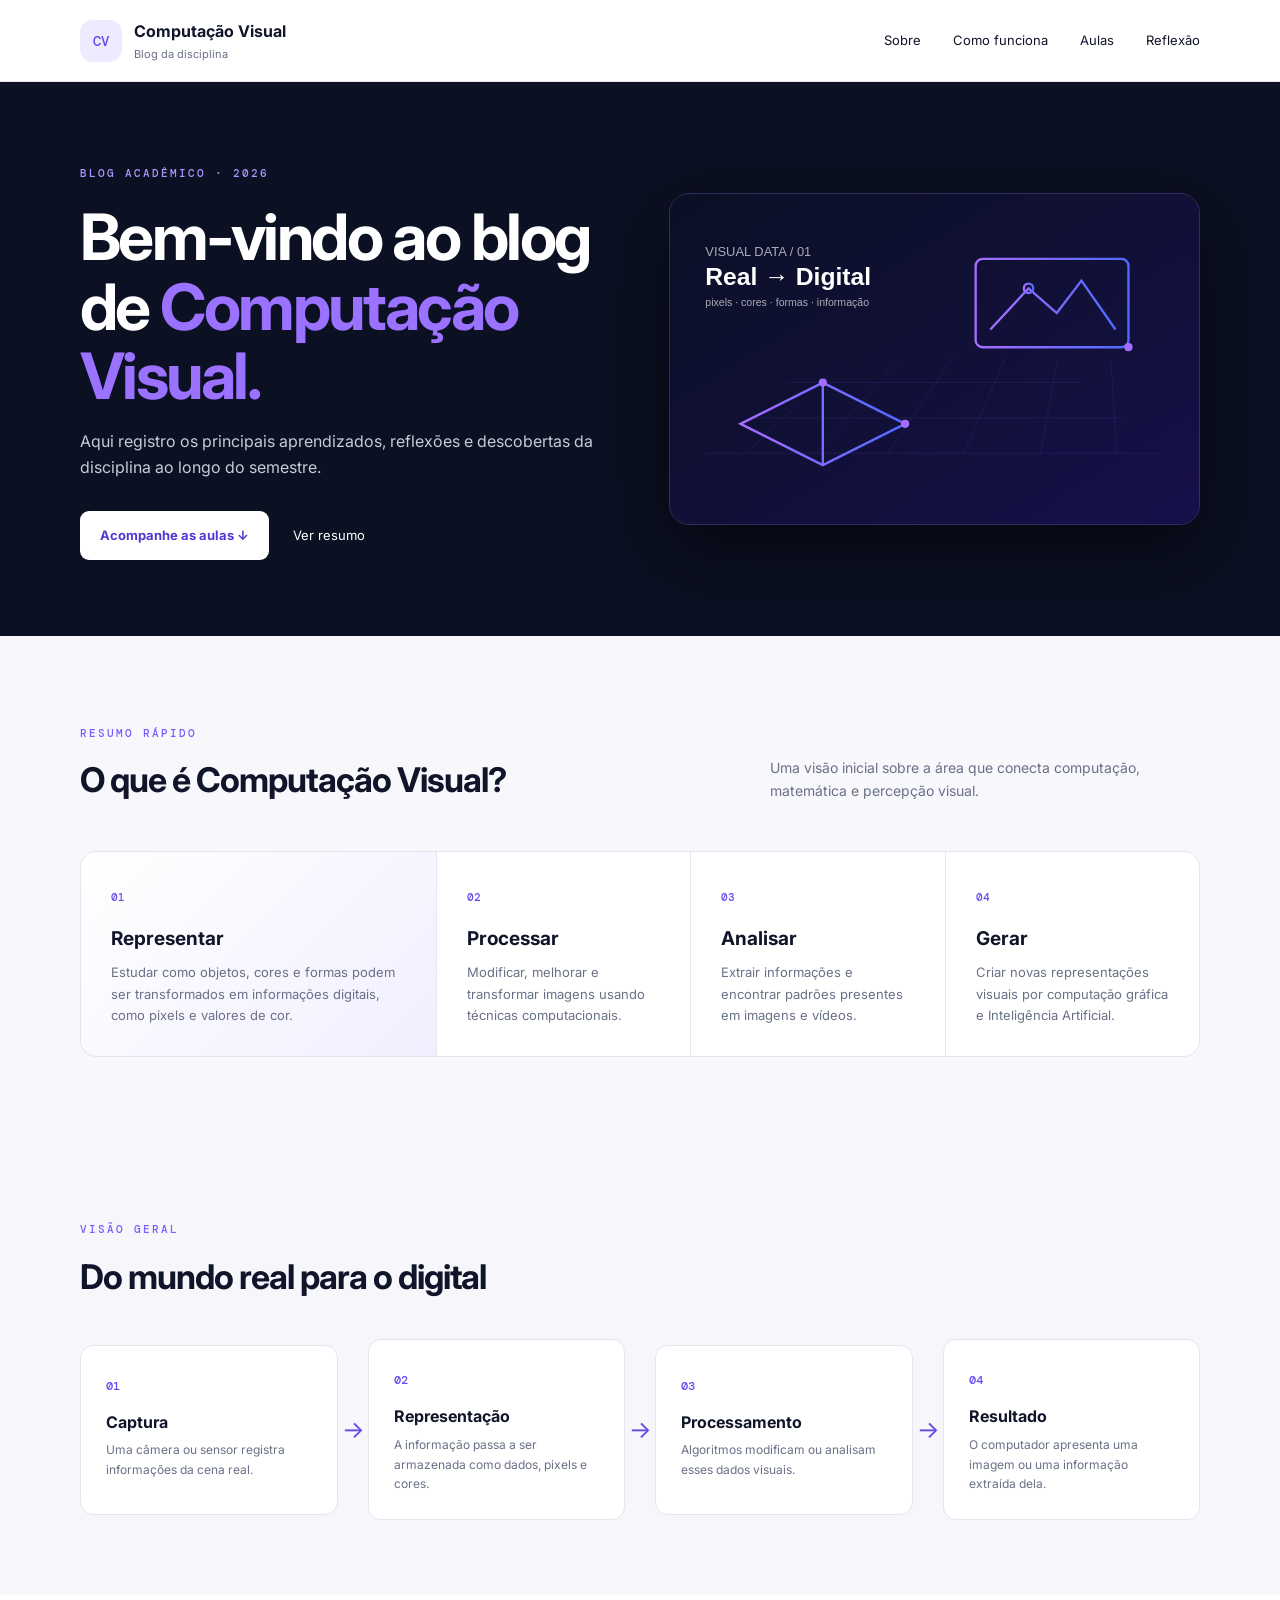
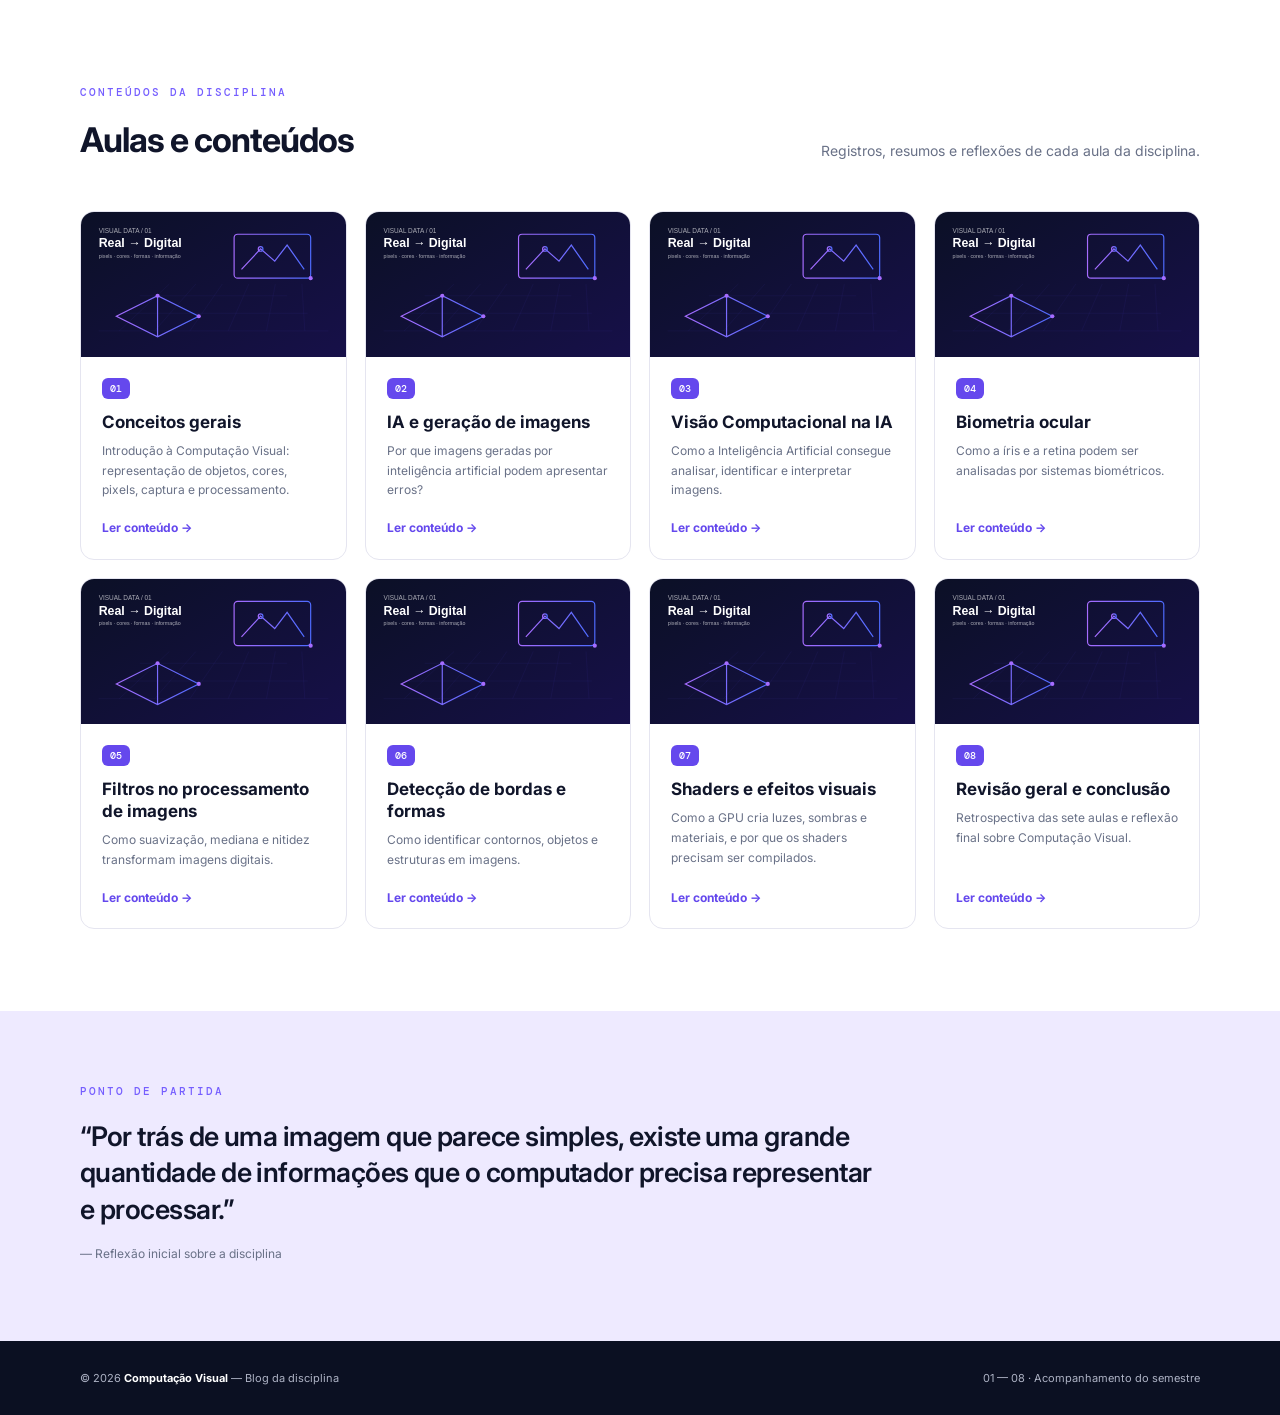
<file: index.html>
<!DOCTYPE html>
<html lang="pt-BR">
<head><meta charset="UTF-8"><meta name="viewport" content="width=device-width,initial-scale=1.0">
<title>Computação Visual | Blog</title><link rel="stylesheet" href="style.css"></head>
<body>
<header class="topbar"><div class="wrap nav">
<a class="brand" href="index.html"><span class="brand-mark">CV</span><span><b>Computação Visual</b><small>Blog da disciplina</small></span></a>
<nav><a href="#resumo">Sobre</a><a href="#processo">Como funciona</a><a href="#aulas">Aulas</a><a href="#reflexao">Reflexão</a></nav>
</div></header>
<main>
<section class="hero"><div class="wrap hero-grid"><div>
<span class="label">BLOG ACADÊMICO · 2026</span><h1>Bem-vindo ao blog de <em>Computação Visual.</em></h1>
<p class="hero-text">Aqui registro os principais aprendizados, reflexões e descobertas da disciplina ao longo do semestre.</p>
<div class="hero-actions"><a class="button" href="#aulas">Acompanhe as aulas ↓</a><a class="text-link" href="#resumo">Ver resumo</a></div>
</div><div class="visual-card"><img src="visual.svg" alt="Ilustração de representação digital, pixels e formas"></div></div></section>

<section id="resumo" class="section summary"><div class="wrap">
<div class="section-heading"><div><span class="label">RESUMO RÁPIDO</span><h2>O que é Computação Visual?</h2></div><p>Uma visão inicial sobre a área que conecta computação, matemática e percepção visual.</p></div>
<div class="summary-grid">
<article class="summary-card main"><span>01</span><h3>Representar</h3><p>Estudar como objetos, cores e formas podem ser transformados em informações digitais, como pixels e valores de cor.</p></article>
<article class="summary-card"><span>02</span><h3>Processar</h3><p>Modificar, melhorar e transformar imagens usando técnicas computacionais.</p></article>
<article class="summary-card"><span>03</span><h3>Analisar</h3><p>Extrair informações e encontrar padrões presentes em imagens e vídeos.</p></article>
<article class="summary-card"><span>04</span><h3>Gerar</h3><p>Criar novas representações visuais por computação gráfica e Inteligência Artificial.</p></article>
</div></div></section>

<section id="processo" class="process-section"><div class="wrap"><span class="label">VISÃO GERAL</span><h2>Do mundo real para o digital</h2>
<div class="process">
<div class="step"><strong>01</strong><h3>Captura</h3><p>Uma câmera ou sensor registra informações da cena real.</p></div><div class="arrow">→</div>
<div class="step"><strong>02</strong><h3>Representação</h3><p>A informação passa a ser armazenada como dados, pixels e cores.</p></div><div class="arrow">→</div>
<div class="step"><strong>03</strong><h3>Processamento</h3><p>Algoritmos modificam ou analisam esses dados visuais.</p></div><div class="arrow">→</div>
<div class="step"><strong>04</strong><h3>Resultado</h3><p>O computador apresenta uma imagem ou uma informação extraída dela.</p></div>
</div></div></section>

<section id="aulas" class="section lessons"><div class="wrap">
<div class="section-heading"><div><span class="label">CONTEÚDOS DA DISCIPLINA</span><h2>Aulas e conteúdos</h2></div><p>Registros, resumos e reflexões de cada aula da disciplina.</p></div>
<div class="lesson-grid">
<a class="lesson" href="aula1.html"><div class="lesson-image"><img src="visual.svg" alt="Representação visual digital"></div><div class="lesson-body"><span class="lesson-number">01</span><h3>Conceitos gerais</h3><p>Introdução à Computação Visual: representação de objetos, cores, pixels, captura e processamento.</p><span class="read">Ler conteúdo →</span></div></a>
<a class="lesson" href="aula2.html"><div class="lesson-image"><img src="visual.svg" alt="Inteligência Artificial e imagens"></div><div class="lesson-body"><span class="lesson-number">02</span><h3>IA e geração de imagens</h3><p>Por que imagens geradas por inteligência artificial podem apresentar erros?</p><span class="read">Ler conteúdo →</span></div></a>
<a class="lesson" href="aula3.html"><div class="lesson-image"><img src="visual.svg" alt="Visão Computacional na Inteligência Artificial"></div><div class="lesson-body"><span class="lesson-number">03</span><h3>Visão Computacional na IA</h3><p>Como a Inteligência Artificial consegue analisar, identificar e interpretar imagens.</p><span class="read">Ler conteúdo →</span></div></a>
<a class="lesson" href="aula4.html"><div class="lesson-image"><img src="visual.svg" alt="Biometria ocular: íris e retina"></div><div class="lesson-body"><span class="lesson-number">04</span><h3>Biometria ocular</h3><p>Como a íris e a retina podem ser analisadas por sistemas biométricos.</p><span class="read">Ler conteúdo →</span></div></a>
<a class="lesson" href="aula5.html"><div class="lesson-image"><img src="visual.svg" alt="Filtros e processamento de imagens"></div><div class="lesson-body"><span class="lesson-number">05</span><h3>Filtros no processamento de imagens</h3><p>Como suavização, mediana e nitidez transformam imagens digitais.</p><span class="read">Ler conteúdo →</span></div></a>
<a class="lesson" href="aula6.html"><div class="lesson-image"><img src="visual.svg" alt="Detecção de bordas e formas"></div><div class="lesson-body"><span class="lesson-number">06</span><h3>Detecção de bordas e formas</h3><p>Como identificar contornos, objetos e estruturas em imagens.</p><span class="read">Ler conteúdo →</span></div></a>
<a class="lesson" href="aula7.html"><div class="lesson-image"><img src="visual.svg" alt="Shaders, iluminação e gráficos digitais"></div><div class="lesson-body"><span class="lesson-number">07</span><h3>Shaders e efeitos visuais</h3><p>Como a GPU cria luzes, sombras e materiais, e por que os shaders precisam ser compilados.</p><span class="read">Ler conteúdo →</span></div></a>
<a class="lesson" href="aula8.html"><div class="lesson-image"><img src="visual.svg" alt="Revisão de Computação Visual"></div><div class="lesson-body"><span class="lesson-number">08</span><h3>Revisão geral e conclusão</h3><p>Retrospectiva das sete aulas e reflexão final sobre Computação Visual.</p><span class="read">Ler conteúdo →</span></div></a>
</div></div></section>
<section id="reflexao" class="quote"><div class="wrap"><span class="label">PONTO DE PARTIDA</span>
<blockquote>“Por trás de uma imagem que parece simples, existe uma grande quantidade de informações que o computador precisa representar e processar.”</blockquote>
<p>— Reflexão inicial sobre a disciplina</p></div></section>
</main>
<footer><div class="wrap footer"><span>© 2026 <b>Computação Visual</b> — Blog da disciplina</span><span>01 — 08 · Acompanhamento do semestre</span></div></footer>
</body></html>
</file>
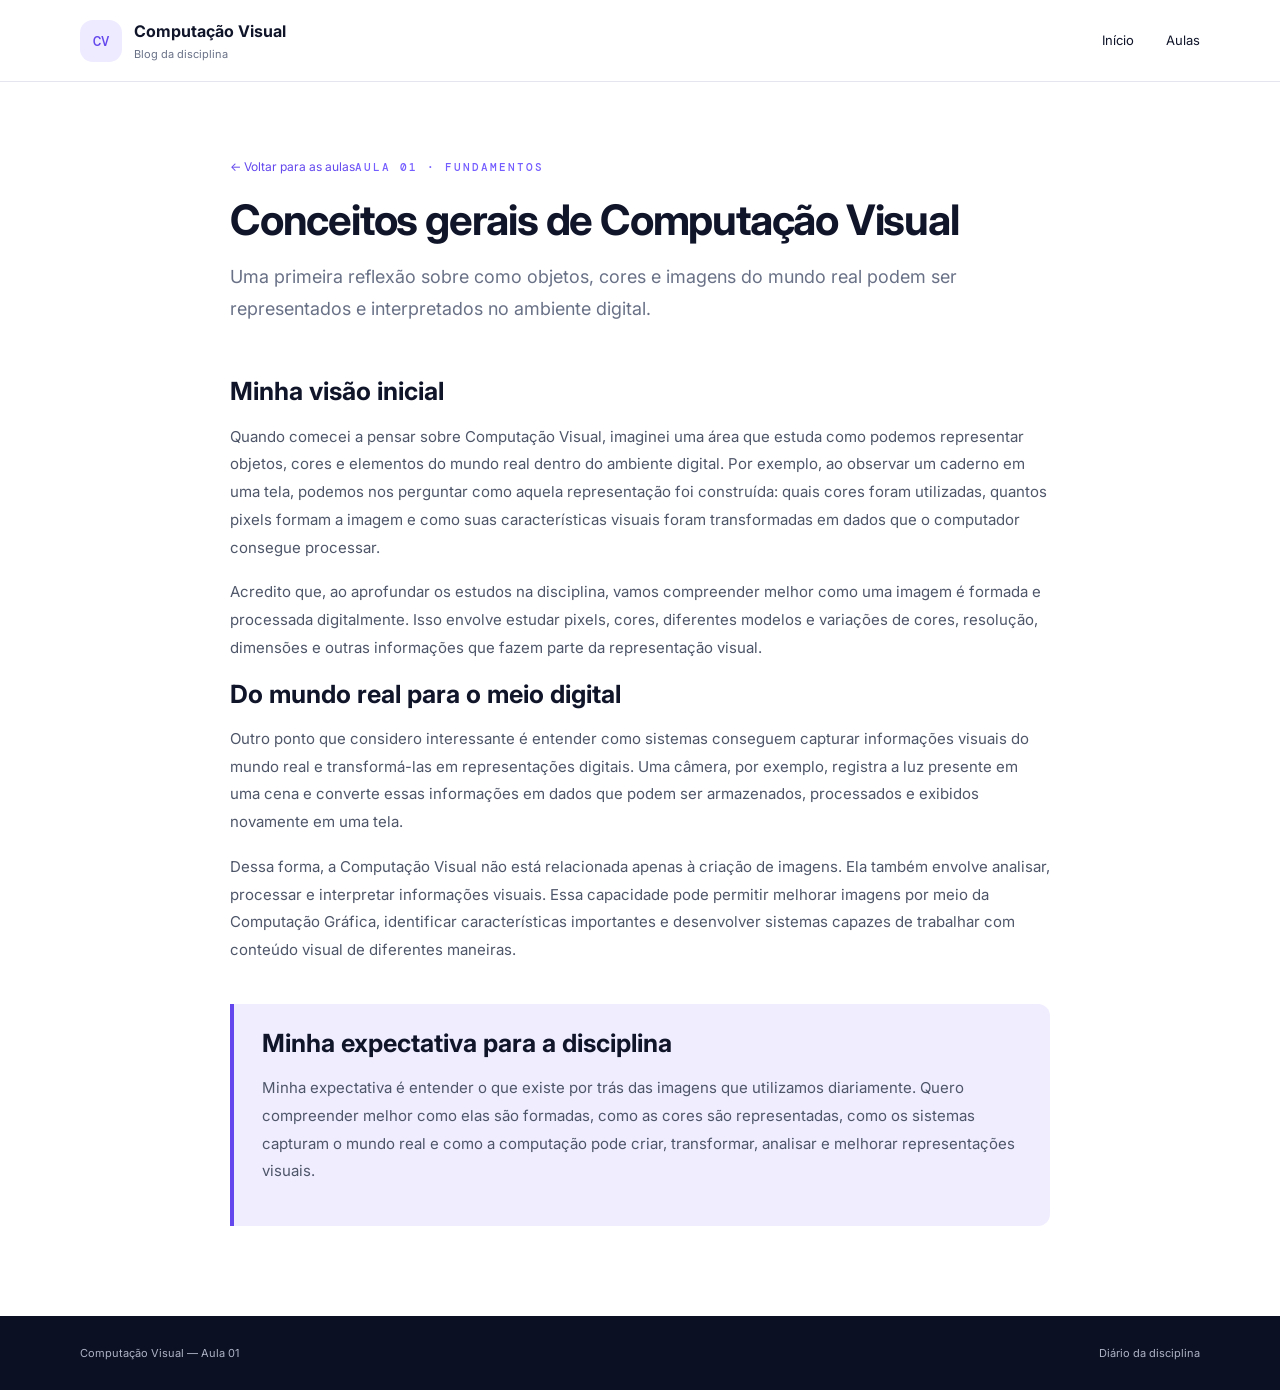
<file: aula1.html>
<!DOCTYPE html><html lang="pt-BR"><head><meta charset="UTF-8"><meta name="viewport" content="width=device-width,initial-scale=1.0"><title>Aula 1 | Computação Visual</title><link rel="stylesheet" href="style.css"></head>
<body><header class="topbar"><div class="wrap nav"><a class="brand" href="index.html"><span class="brand-mark">CV</span><span><b>Computação Visual</b><small>Blog da disciplina</small></span></a><nav><a href="index.html">Início</a><a href="index.html#aulas">Aulas</a></nav></div></header>
<main class="wrap article"><a class="back" href="index.html">← Voltar para as aulas</a><span class="label">AULA 01 · FUNDAMENTOS</span><h1>Conceitos gerais de Computação Visual</h1>
<p class="lead">Uma primeira reflexão sobre como objetos, cores e imagens do mundo real podem ser representados e interpretados no ambiente digital.</p>
<h2>Minha visão inicial</h2>
<p>Quando comecei a pensar sobre Computação Visual, imaginei uma área que estuda como podemos representar objetos, cores e elementos do mundo real dentro do ambiente digital. Por exemplo, ao observar um caderno em uma tela, podemos nos perguntar como aquela representação foi construída: quais cores foram utilizadas, quantos pixels formam a imagem e como suas características visuais foram transformadas em dados que o computador consegue processar.</p>
<p>Acredito que, ao aprofundar os estudos na disciplina, vamos compreender melhor como uma imagem é formada e processada digitalmente. Isso envolve estudar pixels, cores, diferentes modelos e variações de cores, resolução, dimensões e outras informações que fazem parte da representação visual.</p>
<h2>Do mundo real para o meio digital</h2>
<p>Outro ponto que considero interessante é entender como sistemas conseguem capturar informações visuais do mundo real e transformá-las em representações digitais. Uma câmera, por exemplo, registra a luz presente em uma cena e converte essas informações em dados que podem ser armazenados, processados e exibidos novamente em uma tela.</p>
<p>Dessa forma, a Computação Visual não está relacionada apenas à criação de imagens. Ela também envolve analisar, processar e interpretar informações visuais. Essa capacidade pode permitir melhorar imagens por meio da Computação Gráfica, identificar características importantes e desenvolver sistemas capazes de trabalhar com conteúdo visual de diferentes maneiras.</p>
<div class="reflection"><h2>Minha expectativa para a disciplina</h2><p>Minha expectativa é entender o que existe por trás das imagens que utilizamos diariamente. Quero compreender melhor como elas são formadas, como as cores são representadas, como os sistemas capturam o mundo real e como a computação pode criar, transformar, analisar e melhorar representações visuais.</p></div>
</main><footer><div class="wrap footer"><span>Computação Visual — Aula 01</span><span>Diário da disciplina</span></div></footer></body></html>
</file>
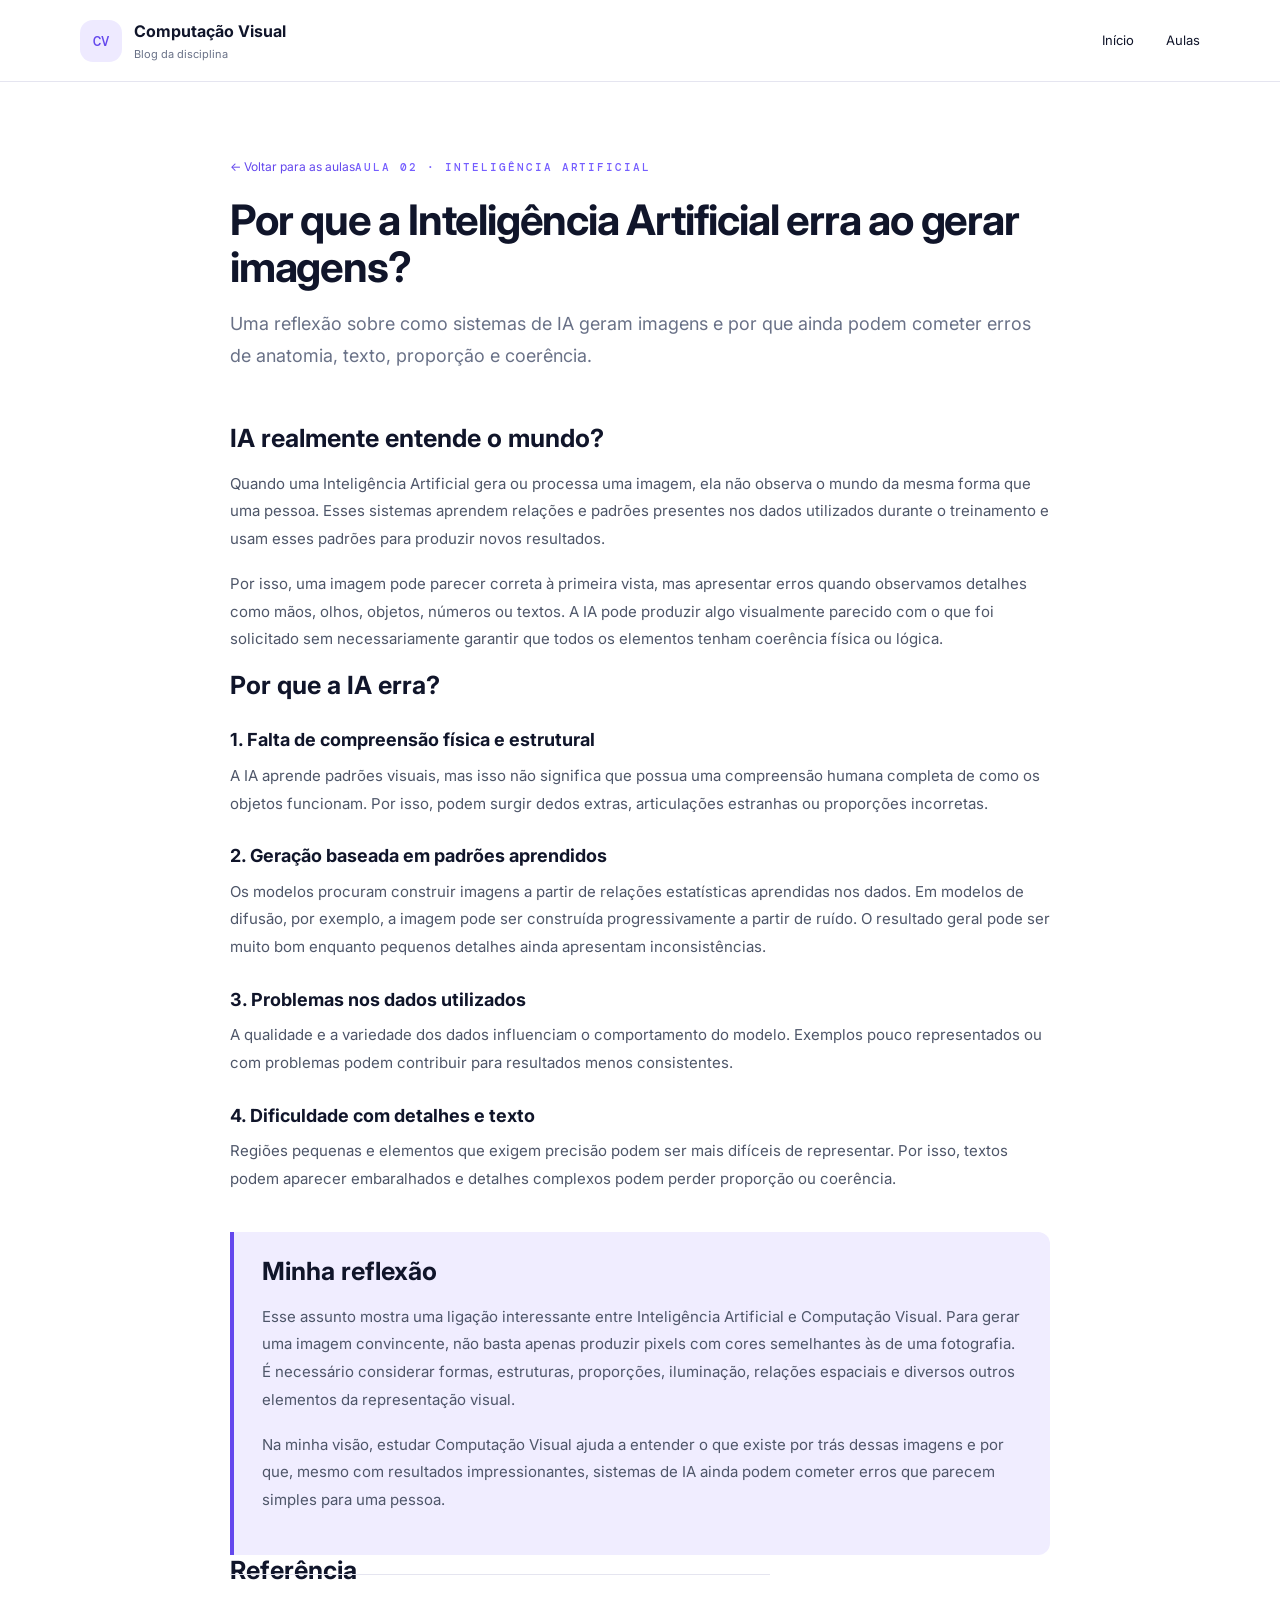
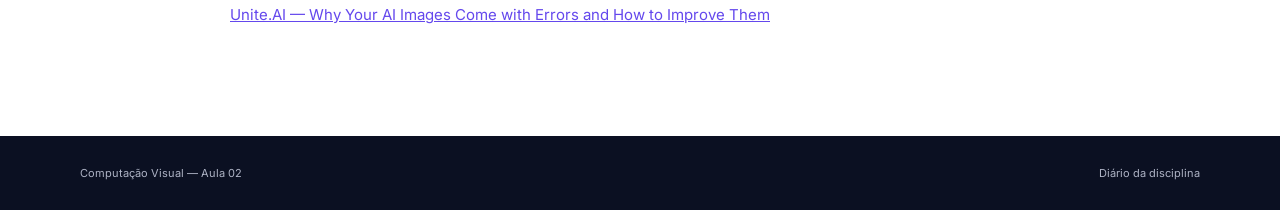
<file: aula2.html>
<!DOCTYPE html><html lang="pt-BR"><head><meta charset="UTF-8"><meta name="viewport" content="width=device-width,initial-scale=1.0"><title>Aula 2 | Computação Visual</title><link rel="stylesheet" href="style.css"></head>
<body><header class="topbar"><div class="wrap nav"><a class="brand" href="index.html"><span class="brand-mark">CV</span><span><b>Computação Visual</b><small>Blog da disciplina</small></span></a><nav><a href="index.html">Início</a><a href="index.html#aulas">Aulas</a></nav></div></header>
<main class="wrap article"><a class="back" href="index.html">← Voltar para as aulas</a><span class="label">AULA 02 · INTELIGÊNCIA ARTIFICIAL</span><h1>Por que a Inteligência Artificial erra ao gerar imagens?</h1>
<p class="lead">Uma reflexão sobre como sistemas de IA geram imagens e por que ainda podem cometer erros de anatomia, texto, proporção e coerência.</p>
<h2>IA realmente entende o mundo?</h2>
<p>Quando uma Inteligência Artificial gera ou processa uma imagem, ela não observa o mundo da mesma forma que uma pessoa. Esses sistemas aprendem relações e padrões presentes nos dados utilizados durante o treinamento e usam esses padrões para produzir novos resultados.</p>
<p>Por isso, uma imagem pode parecer correta à primeira vista, mas apresentar erros quando observamos detalhes como mãos, olhos, objetos, números ou textos. A IA pode produzir algo visualmente parecido com o que foi solicitado sem necessariamente garantir que todos os elementos tenham coerência física ou lógica.</p>
<h2>Por que a IA erra?</h2>
<h3>1. Falta de compreensão física e estrutural</h3><p>A IA aprende padrões visuais, mas isso não significa que possua uma compreensão humana completa de como os objetos funcionam. Por isso, podem surgir dedos extras, articulações estranhas ou proporções incorretas.</p>
<h3>2. Geração baseada em padrões aprendidos</h3><p>Os modelos procuram construir imagens a partir de relações estatísticas aprendidas nos dados. Em modelos de difusão, por exemplo, a imagem pode ser construída progressivamente a partir de ruído. O resultado geral pode ser muito bom enquanto pequenos detalhes ainda apresentam inconsistências.</p>
<h3>3. Problemas nos dados utilizados</h3><p>A qualidade e a variedade dos dados influenciam o comportamento do modelo. Exemplos pouco representados ou com problemas podem contribuir para resultados menos consistentes.</p>
<h3>4. Dificuldade com detalhes e texto</h3><p>Regiões pequenas e elementos que exigem precisão podem ser mais difíceis de representar. Por isso, textos podem aparecer embaralhados e detalhes complexos podem perder proporção ou coerência.</p>
<div class="reflection"><h2>Minha reflexão</h2><p>Esse assunto mostra uma ligação interessante entre Inteligência Artificial e Computação Visual. Para gerar uma imagem convincente, não basta apenas produzir pixels com cores semelhantes às de uma fotografia. É necessário considerar formas, estruturas, proporções, iluminação, relações espaciais e diversos outros elementos da representação visual.</p><p>Na minha visão, estudar Computação Visual ajuda a entender o que existe por trás dessas imagens e por que, mesmo com resultados impressionantes, sistemas de IA ainda podem cometer erros que parecem simples para uma pessoa.</p></div>
<h2>Referência</h2><p><a class="reference" href="https://www.unite.ai/pt/why-your-ai-images-come-with-errors-and-how-to-improve-them/" target="_blank" rel="noopener">Unite.AI — Why Your AI Images Come with Errors and How to Improve Them</a></p>
</main><footer><div class="wrap footer"><span>Computação Visual — Aula 02</span><span>Diário da disciplina</span></div></footer></body></html>
</file>
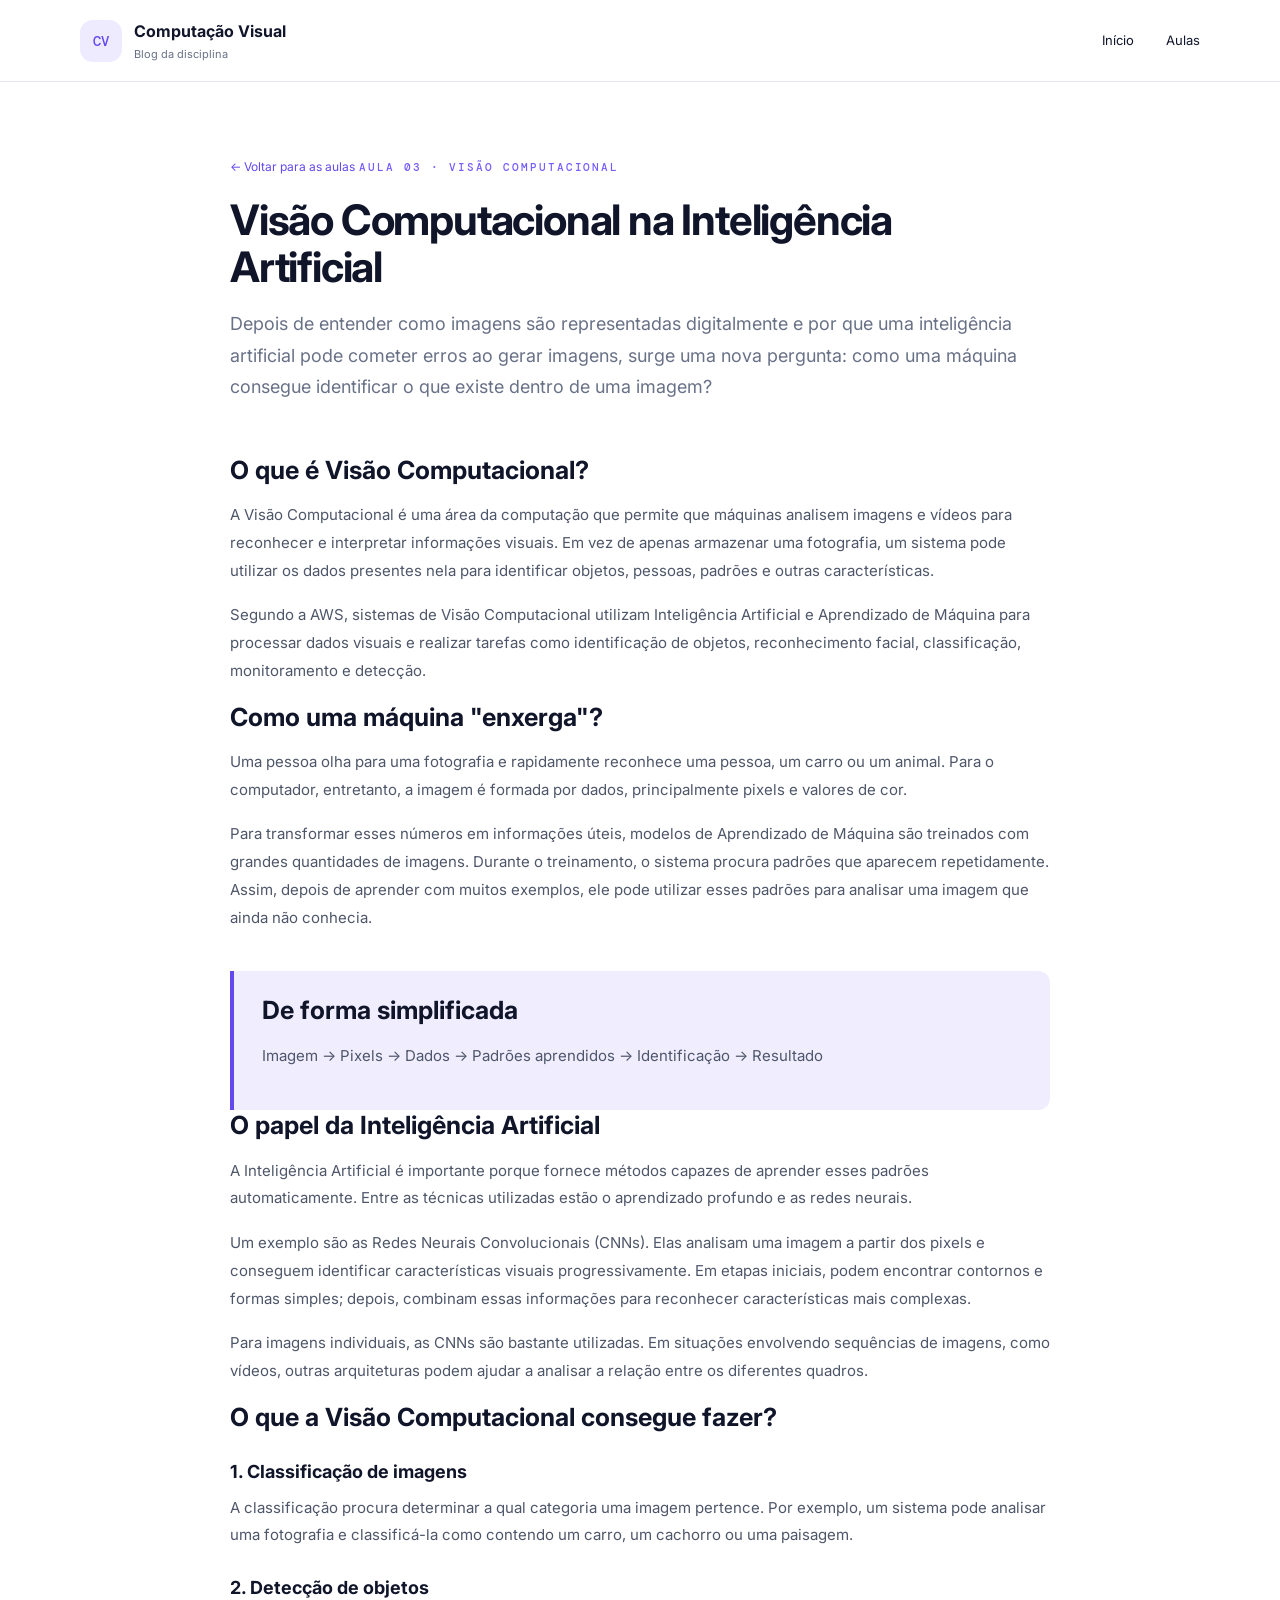
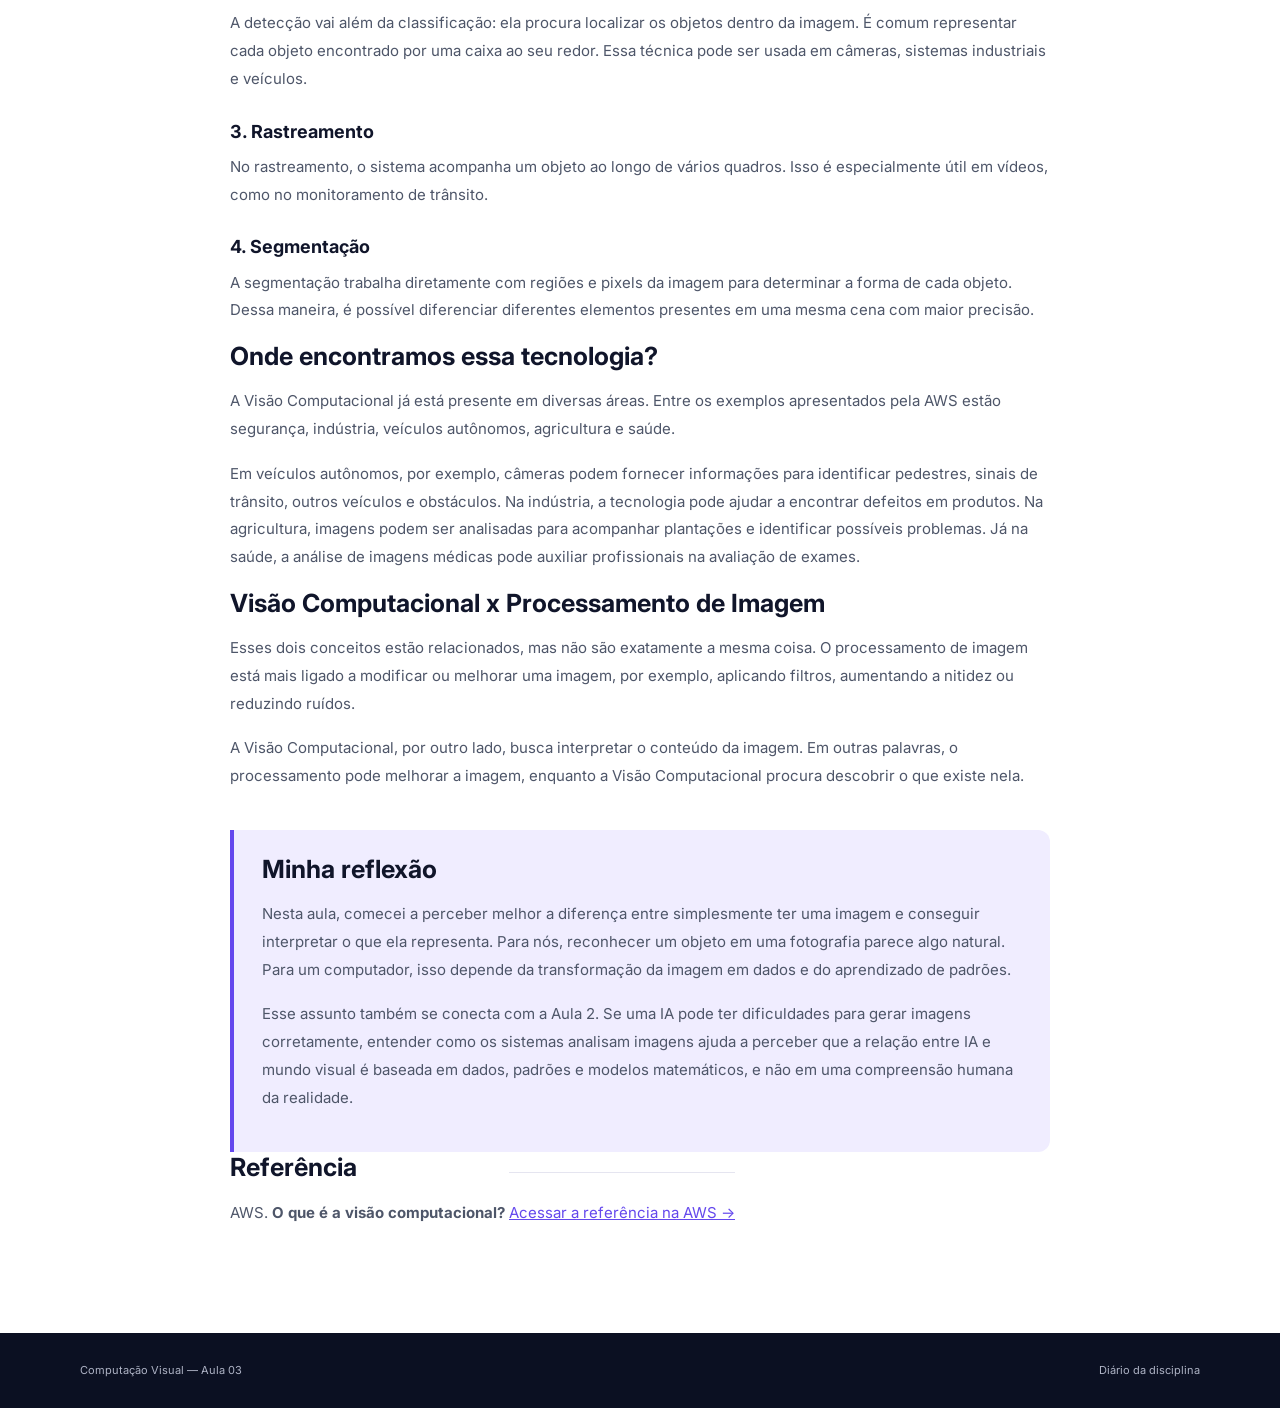
<file: aula3 (2).html>
<!DOCTYPE html>
<html lang="pt-BR">
<head>
<meta charset="UTF-8"><meta name="viewport" content="width=device-width,initial-scale=1.0">
<title>Aula 3 | Computação Visual</title><link rel="stylesheet" href="style.css"></head>
<body>
<header class="topbar"><div class="wrap nav">
<a class="brand" href="index.html"><span class="brand-mark">CV</span><span><b>Computação Visual</b><small>Blog da disciplina</small></span></a>
<nav><a href="index.html">Início</a><a href="index.html#aulas">Aulas</a></nav>
</div></header>

<main class="wrap article">
<a class="back" href="index.html">← Voltar para as aulas</a>
<span class="label">AULA 03 · VISÃO COMPUTACIONAL</span>
<h1>Visão Computacional na Inteligência Artificial</h1>
<p class="lead">Depois de entender como imagens são representadas digitalmente e por que uma inteligência artificial pode cometer erros ao gerar imagens, surge uma nova pergunta: como uma máquina consegue identificar o que existe dentro de uma imagem?</p>

<h2>O que é Visão Computacional?</h2>
<p>A Visão Computacional é uma área da computação que permite que máquinas analisem imagens e vídeos para reconhecer e interpretar informações visuais. Em vez de apenas armazenar uma fotografia, um sistema pode utilizar os dados presentes nela para identificar objetos, pessoas, padrões e outras características.</p>
<p>Segundo a AWS, sistemas de Visão Computacional utilizam Inteligência Artificial e Aprendizado de Máquina para processar dados visuais e realizar tarefas como identificação de objetos, reconhecimento facial, classificação, monitoramento e detecção.</p>

<h2>Como uma máquina "enxerga"?</h2>
<p>Uma pessoa olha para uma fotografia e rapidamente reconhece uma pessoa, um carro ou um animal. Para o computador, entretanto, a imagem é formada por dados, principalmente pixels e valores de cor.</p>
<p>Para transformar esses números em informações úteis, modelos de Aprendizado de Máquina são treinados com grandes quantidades de imagens. Durante o treinamento, o sistema procura padrões que aparecem repetidamente. Assim, depois de aprender com muitos exemplos, ele pode utilizar esses padrões para analisar uma imagem que ainda não conhecia.</p>

<div class="reflection">
<h2>De forma simplificada</h2>
<p>Imagem → Pixels → Dados → Padrões aprendidos → Identificação → Resultado</p>
</div>

<h2>O papel da Inteligência Artificial</h2>
<p>A Inteligência Artificial é importante porque fornece métodos capazes de aprender esses padrões automaticamente. Entre as técnicas utilizadas estão o aprendizado profundo e as redes neurais.</p>
<p>Um exemplo são as Redes Neurais Convolucionais (CNNs). Elas analisam uma imagem a partir dos pixels e conseguem identificar características visuais progressivamente. Em etapas iniciais, podem encontrar contornos e formas simples; depois, combinam essas informações para reconhecer características mais complexas.</p>
<p>Para imagens individuais, as CNNs são bastante utilizadas. Em situações envolvendo sequências de imagens, como vídeos, outras arquiteturas podem ajudar a analisar a relação entre os diferentes quadros.</p>

<h2>O que a Visão Computacional consegue fazer?</h2>
<h3>1. Classificação de imagens</h3>
<p>A classificação procura determinar a qual categoria uma imagem pertence. Por exemplo, um sistema pode analisar uma fotografia e classificá-la como contendo um carro, um cachorro ou uma paisagem.</p>
<h3>2. Detecção de objetos</h3>
<p>A detecção vai além da classificação: ela procura localizar os objetos dentro da imagem. É comum representar cada objeto encontrado por uma caixa ao seu redor. Essa técnica pode ser usada em câmeras, sistemas industriais e veículos.</p>
<h3>3. Rastreamento</h3>
<p>No rastreamento, o sistema acompanha um objeto ao longo de vários quadros. Isso é especialmente útil em vídeos, como no monitoramento de trânsito.</p>
<h3>4. Segmentação</h3>
<p>A segmentação trabalha diretamente com regiões e pixels da imagem para determinar a forma de cada objeto. Dessa maneira, é possível diferenciar diferentes elementos presentes em uma mesma cena com maior precisão.</p>

<h2>Onde encontramos essa tecnologia?</h2>
<p>A Visão Computacional já está presente em diversas áreas. Entre os exemplos apresentados pela AWS estão segurança, indústria, veículos autônomos, agricultura e saúde.</p>
<p>Em veículos autônomos, por exemplo, câmeras podem fornecer informações para identificar pedestres, sinais de trânsito, outros veículos e obstáculos. Na indústria, a tecnologia pode ajudar a encontrar defeitos em produtos. Na agricultura, imagens podem ser analisadas para acompanhar plantações e identificar possíveis problemas. Já na saúde, a análise de imagens médicas pode auxiliar profissionais na avaliação de exames.</p>

<h2>Visão Computacional x Processamento de Imagem</h2>
<p>Esses dois conceitos estão relacionados, mas não são exatamente a mesma coisa. O processamento de imagem está mais ligado a modificar ou melhorar uma imagem, por exemplo, aplicando filtros, aumentando a nitidez ou reduzindo ruídos.</p>
<p>A Visão Computacional, por outro lado, busca interpretar o conteúdo da imagem. Em outras palavras, o processamento pode melhorar a imagem, enquanto a Visão Computacional procura descobrir o que existe nela.</p>

<div class="reflection">
<h2>Minha reflexão</h2>
<p>Nesta aula, comecei a perceber melhor a diferença entre simplesmente ter uma imagem e conseguir interpretar o que ela representa. Para nós, reconhecer um objeto em uma fotografia parece algo natural. Para um computador, isso depende da transformação da imagem em dados e do aprendizado de padrões.</p>
<p>Esse assunto também se conecta com a Aula 2. Se uma IA pode ter dificuldades para gerar imagens corretamente, entender como os sistemas analisam imagens ajuda a perceber que a relação entre IA e mundo visual é baseada em dados, padrões e modelos matemáticos, e não em uma compreensão humana da realidade.</p>
</div>

<h2>Referência</h2>
<p>AWS. <strong>O que é a visão computacional?</strong> <a class="reference" href="https://aws.amazon.com/pt/what-is/computer-vision/" target="_blank" rel="noopener">Acessar a referência na AWS →</a></p>
</main>

<footer><div class="wrap footer"><span>Computação Visual — Aula 03</span><span>Diário da disciplina</span></div></footer>
</body></html>
</file>
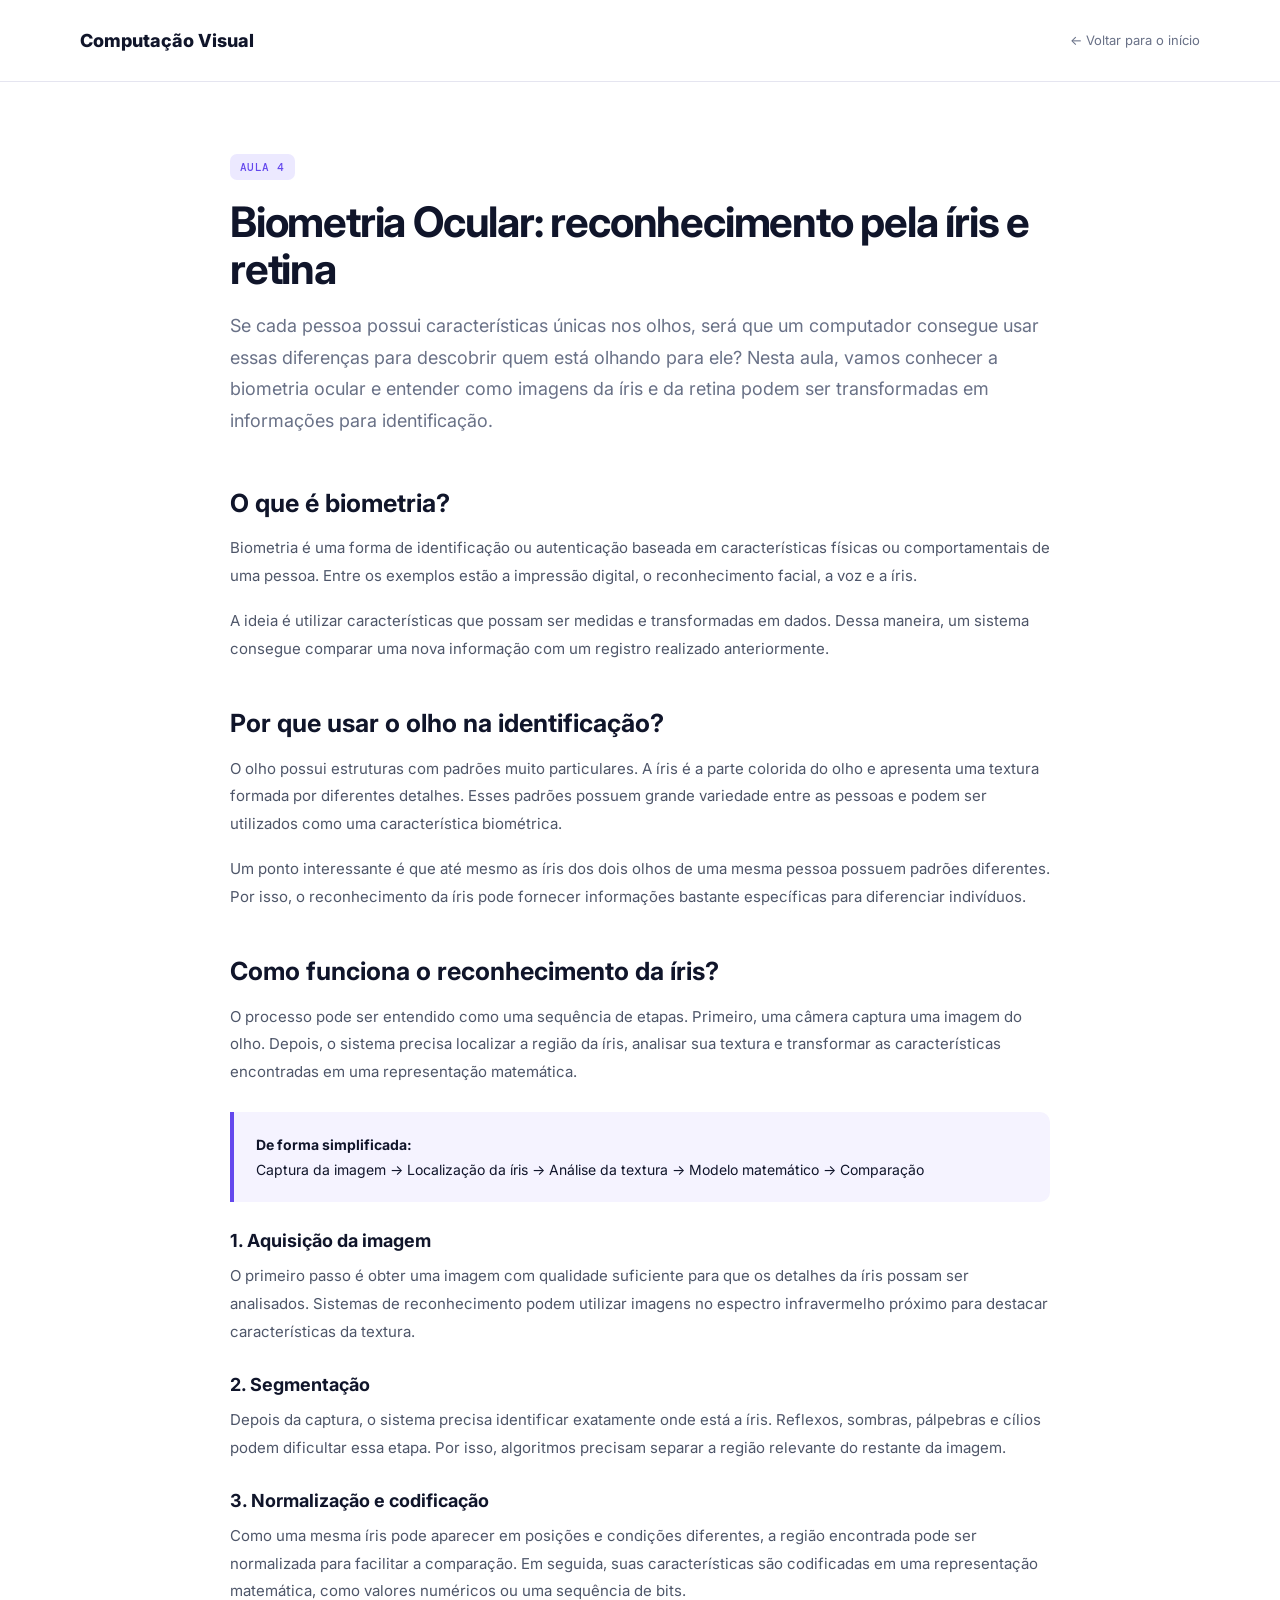
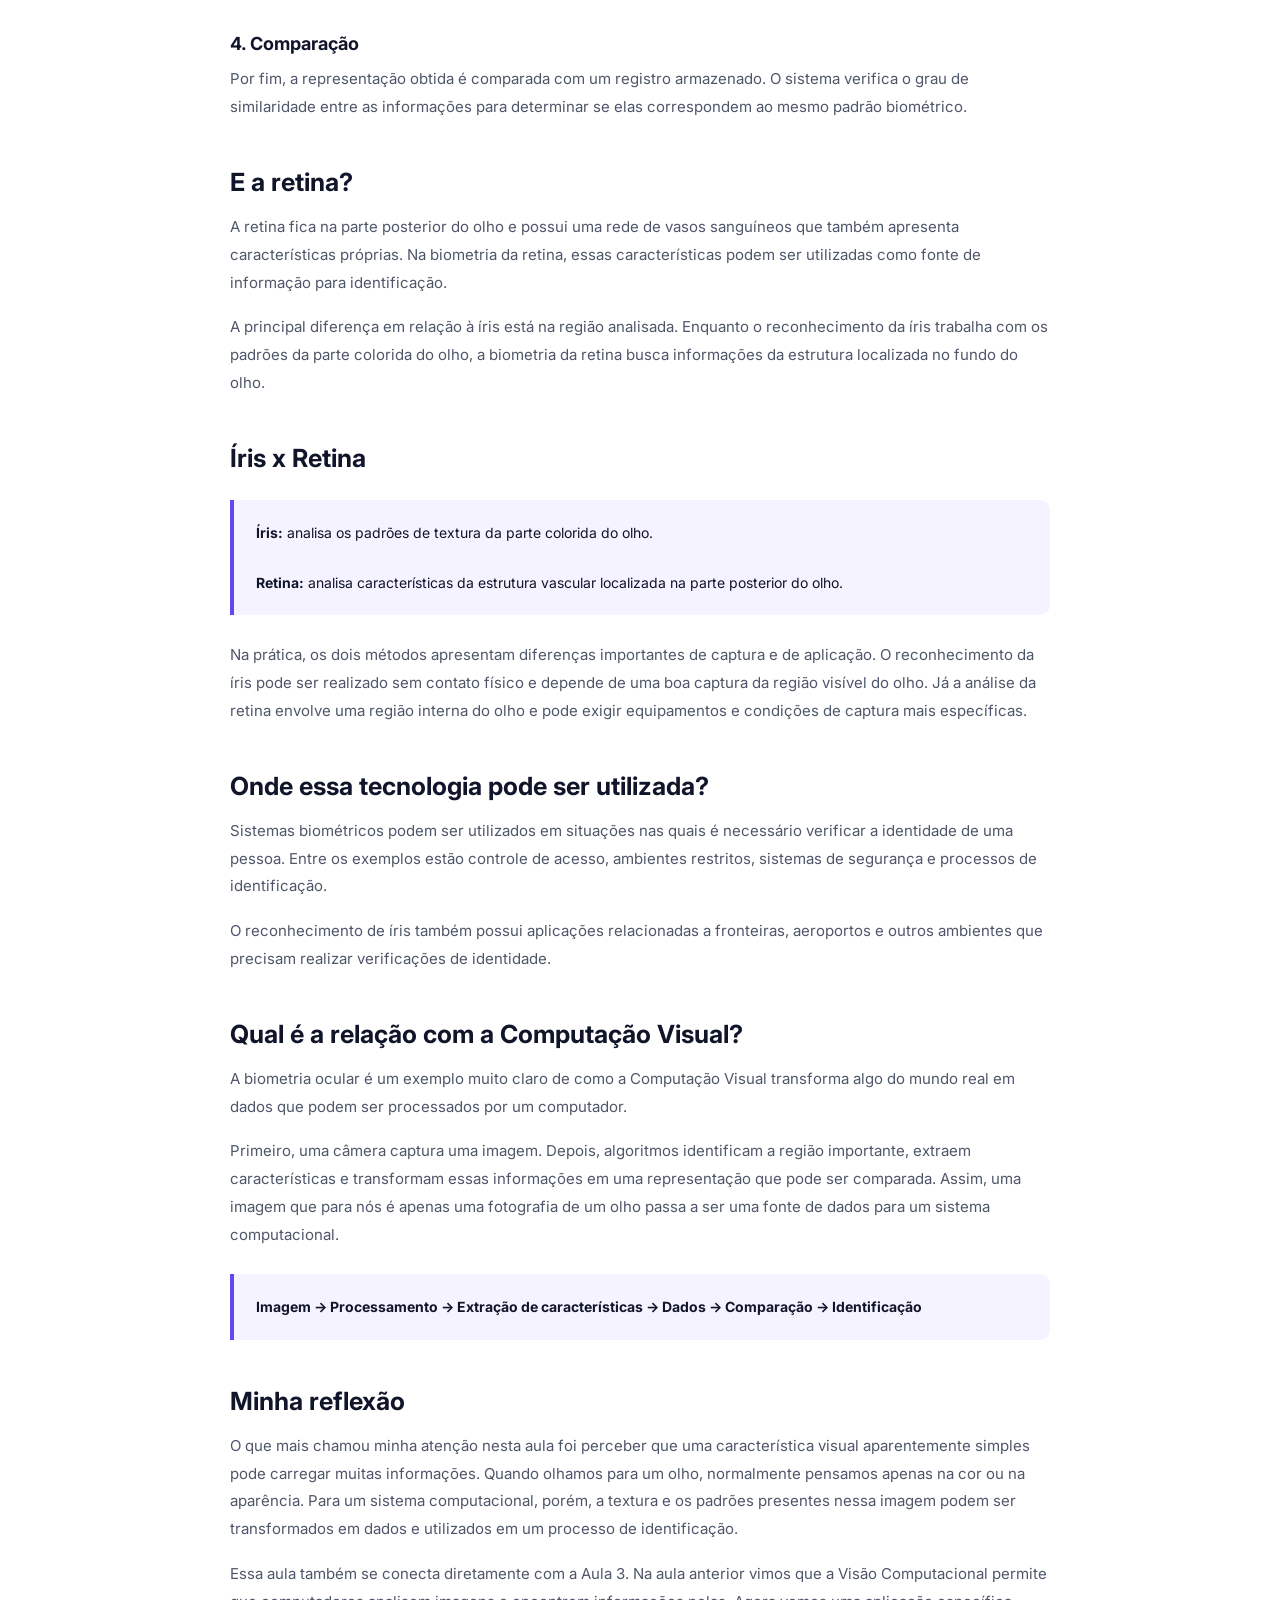
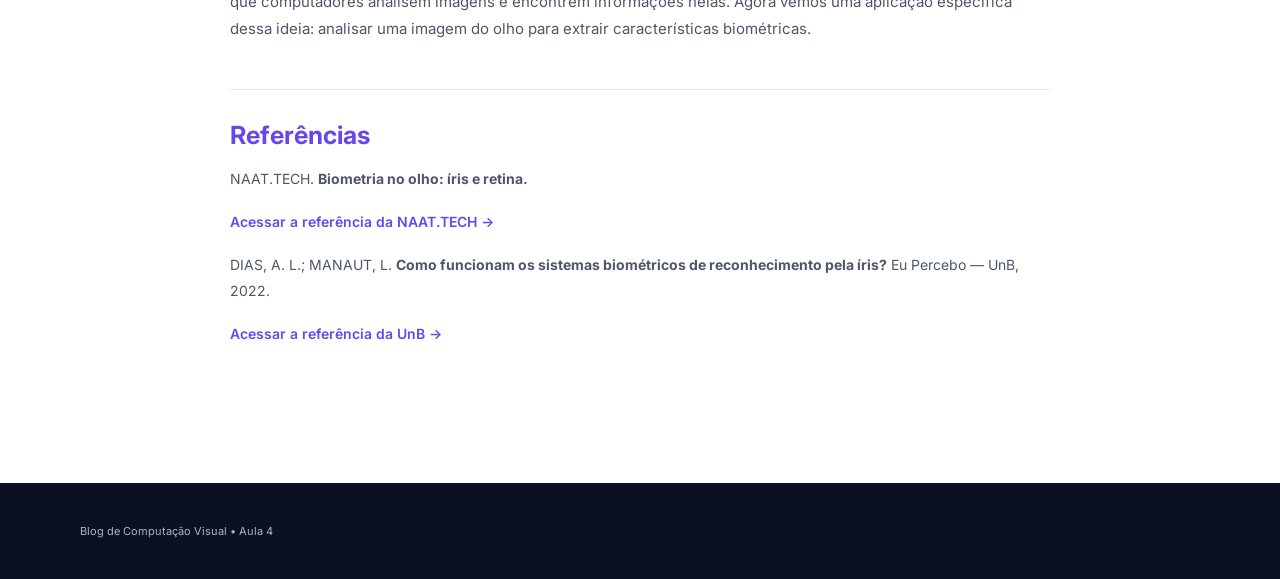
<file: aula4.html>
<!DOCTYPE html>
<html lang="pt-BR">
<head>
  <meta charset="UTF-8">
  <meta name="viewport" content="width=device-width, initial-scale=1.0">
  <title>Aula 4 | Biometria Ocular: Íris e Retina</title>
  <link rel="stylesheet" href="style.css">
</head>
<body>
  <header class="topbar">
    <div class="container nav">
      <a class="logo" href="index.html">Computação Visual</a>
      <a class="back-link" href="index.html">← Voltar para o início</a>
    </div>
  </header>

  <main class="container article">
    <span class="tag">AULA 4</span>
    <h1>Biometria Ocular: reconhecimento pela íris e retina</h1>
    <p class="lead">
      Se cada pessoa possui características únicas nos olhos, será que um computador
      consegue usar essas diferenças para descobrir quem está olhando para ele?
      Nesta aula, vamos conhecer a biometria ocular e entender como imagens da íris
      e da retina podem ser transformadas em informações para identificação.
    </p>

    <section>
      <h2>O que é biometria?</h2>
      <p>
        Biometria é uma forma de identificação ou autenticação baseada em características
        físicas ou comportamentais de uma pessoa. Entre os exemplos estão a impressão
        digital, o reconhecimento facial, a voz e a íris.
      </p>
      <p>
        A ideia é utilizar características que possam ser medidas e transformadas em
        dados. Dessa maneira, um sistema consegue comparar uma nova informação com
        um registro realizado anteriormente.
      </p>
    </section>

    <section>
      <h2>Por que usar o olho na identificação?</h2>
      <p>
        O olho possui estruturas com padrões muito particulares. A íris é a parte
        colorida do olho e apresenta uma textura formada por diferentes detalhes.
        Esses padrões possuem grande variedade entre as pessoas e podem ser utilizados
        como uma característica biométrica.
      </p>
      <p>
        Um ponto interessante é que até mesmo as íris dos dois olhos de uma mesma pessoa
        possuem padrões diferentes. Por isso, o reconhecimento da íris pode fornecer
        informações bastante específicas para diferenciar indivíduos.
      </p>
    </section>

    <section>
      <h2>Como funciona o reconhecimento da íris?</h2>
      <p>
        O processo pode ser entendido como uma sequência de etapas. Primeiro, uma câmera
        captura uma imagem do olho. Depois, o sistema precisa localizar a região da íris,
        analisar sua textura e transformar as características encontradas em uma
        representação matemática.
      </p>

      <div class="highlight">
        <strong>De forma simplificada:</strong><br>
        Captura da imagem → Localização da íris → Análise da textura → Modelo matemático → Comparação
      </div>

      <h3>1. Aquisição da imagem</h3>
      <p>
        O primeiro passo é obter uma imagem com qualidade suficiente para que os detalhes
        da íris possam ser analisados. Sistemas de reconhecimento podem utilizar imagens
        no espectro infravermelho próximo para destacar características da textura.
      </p>

      <h3>2. Segmentação</h3>
      <p>
        Depois da captura, o sistema precisa identificar exatamente onde está a íris.
        Reflexos, sombras, pálpebras e cílios podem dificultar essa etapa. Por isso,
        algoritmos precisam separar a região relevante do restante da imagem.
      </p>

      <h3>3. Normalização e codificação</h3>
      <p>
        Como uma mesma íris pode aparecer em posições e condições diferentes, a região
        encontrada pode ser normalizada para facilitar a comparação. Em seguida, suas
        características são codificadas em uma representação matemática, como valores
        numéricos ou uma sequência de bits.
      </p>

      <h3>4. Comparação</h3>
      <p>
        Por fim, a representação obtida é comparada com um registro armazenado. O sistema
        verifica o grau de similaridade entre as informações para determinar se elas
        correspondem ao mesmo padrão biométrico.
      </p>
    </section>

    <section>
      <h2>E a retina?</h2>
      <p>
        A retina fica na parte posterior do olho e possui uma rede de vasos sanguíneos
        que também apresenta características próprias. Na biometria da retina, essas
        características podem ser utilizadas como fonte de informação para identificação.
      </p>
      <p>
        A principal diferença em relação à íris está na região analisada. Enquanto o
        reconhecimento da íris trabalha com os padrões da parte colorida do olho, a
        biometria da retina busca informações da estrutura localizada no fundo do olho.
      </p>
    </section>

    <section>
      <h2>Íris x Retina</h2>
      <div class="highlight">
        <strong>Íris:</strong> analisa os padrões de textura da parte colorida do olho.<br><br>
        <strong>Retina:</strong> analisa características da estrutura vascular localizada na parte posterior do olho.
      </div>
      <p>
        Na prática, os dois métodos apresentam diferenças importantes de captura e de
        aplicação. O reconhecimento da íris pode ser realizado sem contato físico e
        depende de uma boa captura da região visível do olho. Já a análise da retina
        envolve uma região interna do olho e pode exigir equipamentos e condições de
        captura mais específicas.
      </p>
    </section>

    <section>
      <h2>Onde essa tecnologia pode ser utilizada?</h2>
      <p>
        Sistemas biométricos podem ser utilizados em situações nas quais é necessário
        verificar a identidade de uma pessoa. Entre os exemplos estão controle de acesso,
        ambientes restritos, sistemas de segurança e processos de identificação.
      </p>
      <p>
        O reconhecimento de íris também possui aplicações relacionadas a fronteiras,
        aeroportos e outros ambientes que precisam realizar verificações de identidade.
      </p>
    </section>

    <section>
      <h2>Qual é a relação com a Computação Visual?</h2>
      <p>
        A biometria ocular é um exemplo muito claro de como a Computação Visual transforma
        algo do mundo real em dados que podem ser processados por um computador.
      </p>
      <p>
        Primeiro, uma câmera captura uma imagem. Depois, algoritmos identificam a região
        importante, extraem características e transformam essas informações em uma
        representação que pode ser comparada. Assim, uma imagem que para nós é apenas
        uma fotografia de um olho passa a ser uma fonte de dados para um sistema computacional.
      </p>

      <div class="highlight">
        <strong>Imagem → Processamento → Extração de características → Dados → Comparação → Identificação</strong>
      </div>
    </section>

    <section>
      <h2>Minha reflexão</h2>
      <p>
        O que mais chamou minha atenção nesta aula foi perceber que uma característica
        visual aparentemente simples pode carregar muitas informações. Quando olhamos
        para um olho, normalmente pensamos apenas na cor ou na aparência. Para um sistema
        computacional, porém, a textura e os padrões presentes nessa imagem podem ser
        transformados em dados e utilizados em um processo de identificação.
      </p>
      <p>
        Essa aula também se conecta diretamente com a Aula 3. Na aula anterior vimos que
        a Visão Computacional permite que computadores analisem imagens e encontrem
        informações nelas. Agora vemos uma aplicação específica dessa ideia: analisar
        uma imagem do olho para extrair características biométricas.
      </p>
    </section>

    <section class="reference">
      <h2>Referências</h2>
      <p>
        NAAT.TECH. <strong>Biometria no olho: íris e retina.</strong>
      </p>
      <p>
        <a href="https://www.naat.tech/blog/biometria-no-olho-iris-e-retina" target="_blank" rel="noopener noreferrer">
          Acessar a referência da NAAT.TECH →
        </a>
      </p>
      <p>
        DIAS, A. L.; MANAUT, L. <strong>Como funcionam os sistemas biométricos de reconhecimento pela íris?</strong> Eu Percebo — UnB, 2022.
      </p>
      <p>
        <a href="https://eupercebo.unb.br/2022/07/27/como-funcionam-os-sistemas-biometricos-de-reconhecimento-pela-iris/" target="_blank" rel="noopener noreferrer">
          Acessar a referência da UnB →
        </a>
      </p>
    </section>
  </main>

  <footer>
    <div class="container">
      <p>Blog de Computação Visual • Aula 4</p>
    </div>
  </footer>
</body>
</html>
</file>
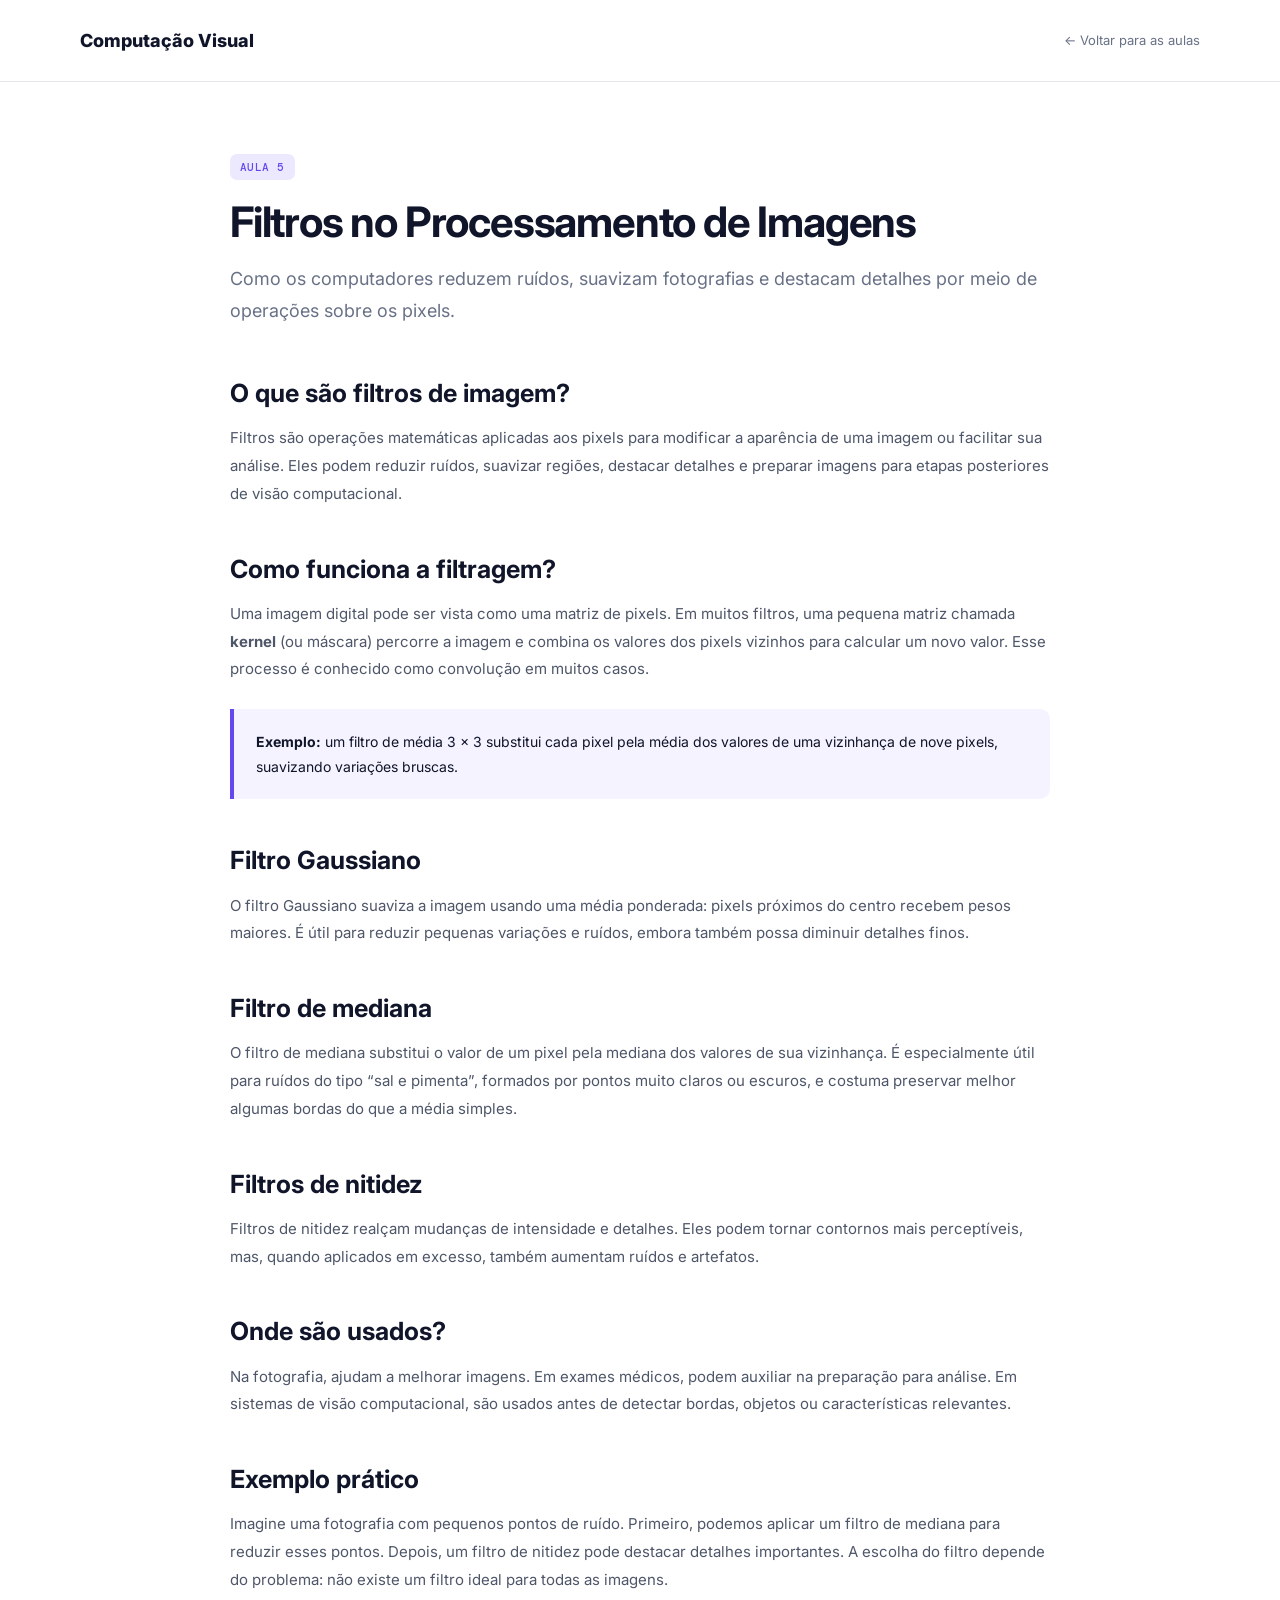
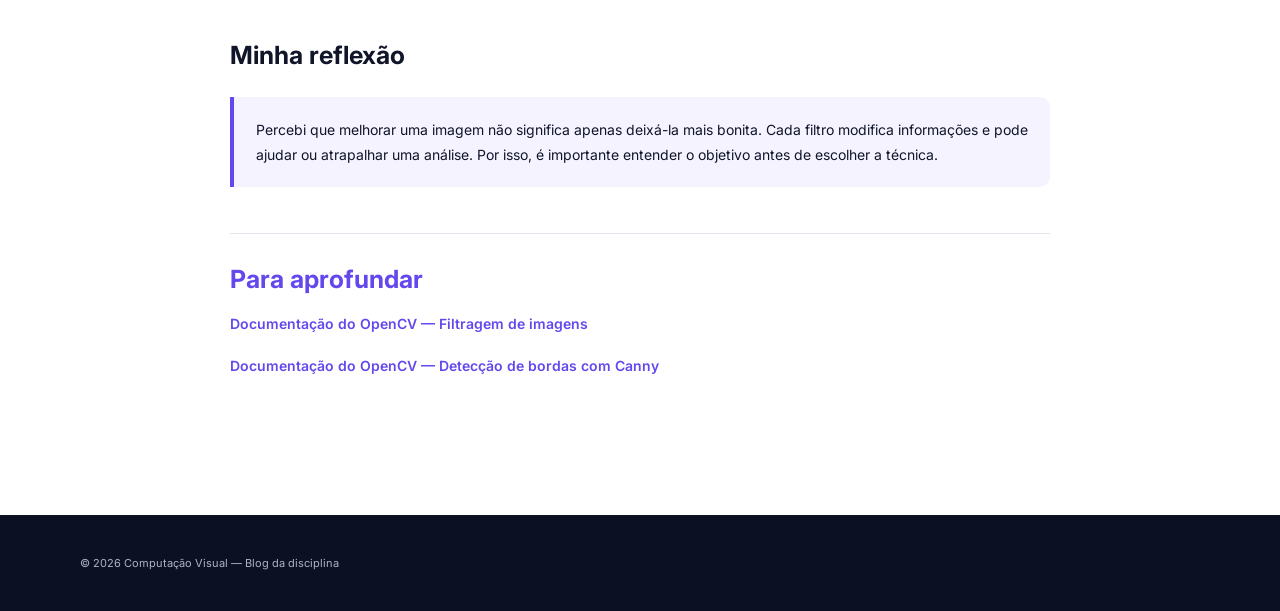
<file: aula5.html>
<!DOCTYPE html>
<html lang="pt-BR">
<head>
  <meta charset="UTF-8">
  <meta name="viewport" content="width=device-width, initial-scale=1.0">
  <title>Aula 5 | Filtros no Processamento de Imagens — Computação Visual</title>
  <link rel="stylesheet" href="style.css">
</head>
<body>
<header class="topbar"><div class="container nav">
  <a class="logo" href="index.html">Computação Visual</a>
  <a class="back-link" href="index.html#aulas">← Voltar para as aulas</a>
</div></header>
<main class="container article">
  <span class="tag">AULA 5</span>
  <h1>Filtros no Processamento de Imagens</h1>
  <p class="lead">Como os computadores reduzem ruídos, suavizam fotografias e destacam detalhes por meio de operações sobre os pixels.</p>
  <section><h2>O que são filtros de imagem?</h2><p>Filtros são operações matemáticas aplicadas aos pixels para modificar a aparência de uma imagem ou facilitar sua análise. Eles podem reduzir ruídos, suavizar regiões, destacar detalhes e preparar imagens para etapas posteriores de visão computacional.</p></section>
<section><h2>Como funciona a filtragem?</h2><p>Uma imagem digital pode ser vista como uma matriz de pixels. Em muitos filtros, uma pequena matriz chamada <strong>kernel</strong> (ou máscara) percorre a imagem e combina os valores dos pixels vizinhos para calcular um novo valor. Esse processo é conhecido como convolução em muitos casos.</p><div class="highlight"><strong>Exemplo:</strong> um filtro de média 3 × 3 substitui cada pixel pela média dos valores de uma vizinhança de nove pixels, suavizando variações bruscas.</div></section>
<section><h2>Filtro Gaussiano</h2><p>O filtro Gaussiano suaviza a imagem usando uma média ponderada: pixels próximos do centro recebem pesos maiores. É útil para reduzir pequenas variações e ruídos, embora também possa diminuir detalhes finos.</p></section>
<section><h2>Filtro de mediana</h2><p>O filtro de mediana substitui o valor de um pixel pela mediana dos valores de sua vizinhança. É especialmente útil para ruídos do tipo “sal e pimenta”, formados por pontos muito claros ou escuros, e costuma preservar melhor algumas bordas do que a média simples.</p></section>
<section><h2>Filtros de nitidez</h2><p>Filtros de nitidez realçam mudanças de intensidade e detalhes. Eles podem tornar contornos mais perceptíveis, mas, quando aplicados em excesso, também aumentam ruídos e artefatos.</p></section>
<section><h2>Onde são usados?</h2><p>Na fotografia, ajudam a melhorar imagens. Em exames médicos, podem auxiliar na preparação para análise. Em sistemas de visão computacional, são usados antes de detectar bordas, objetos ou características relevantes.</p></section>
<section><h2>Exemplo prático</h2><p>Imagine uma fotografia com pequenos pontos de ruído. Primeiro, podemos aplicar um filtro de mediana para reduzir esses pontos. Depois, um filtro de nitidez pode destacar detalhes importantes. A escolha do filtro depende do problema: não existe um filtro ideal para todas as imagens.</p></section>
  <section><h2>Minha reflexão</h2><div class="highlight">Percebi que melhorar uma imagem não significa apenas deixá-la mais bonita. Cada filtro modifica informações e pode ajudar ou atrapalhar uma análise. Por isso, é importante entender o objetivo antes de escolher a técnica.</div></section>
  <section class="reference"><h2>Para aprofundar</h2>
    <p><a href="https://docs.opencv.org/4.x/d4/d13/tutorial_py_filtering.html" target="_blank" rel="noopener noreferrer">Documentação do OpenCV — Filtragem de imagens</a></p>
    <p><a href="https://docs.opencv.org/4.x/da/d22/tutorial_py_canny.html" target="_blank" rel="noopener noreferrer">Documentação do OpenCV — Detecção de bordas com Canny</a></p>
  </section>
</main>
<footer><div class="container"><p>© 2026 Computação Visual — Blog da disciplina</p></div></footer>
</body>
</html>
</file>
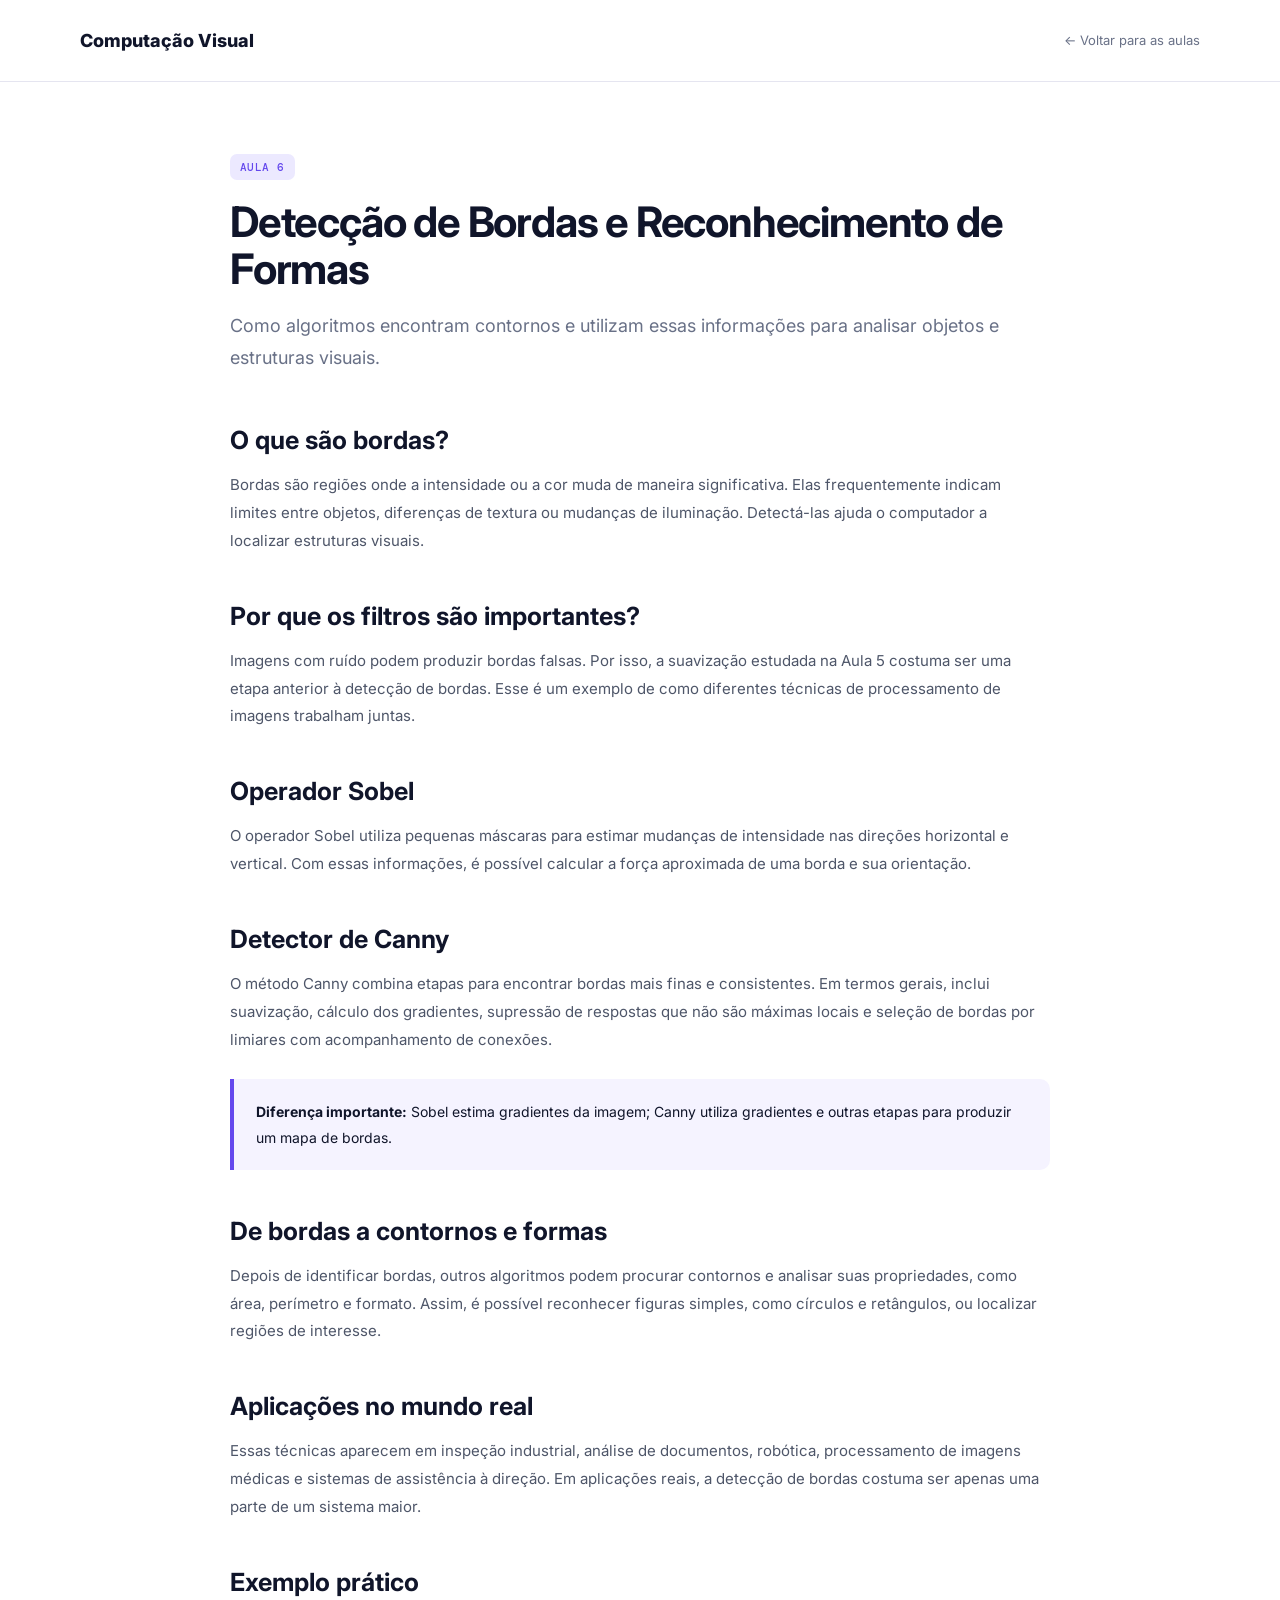
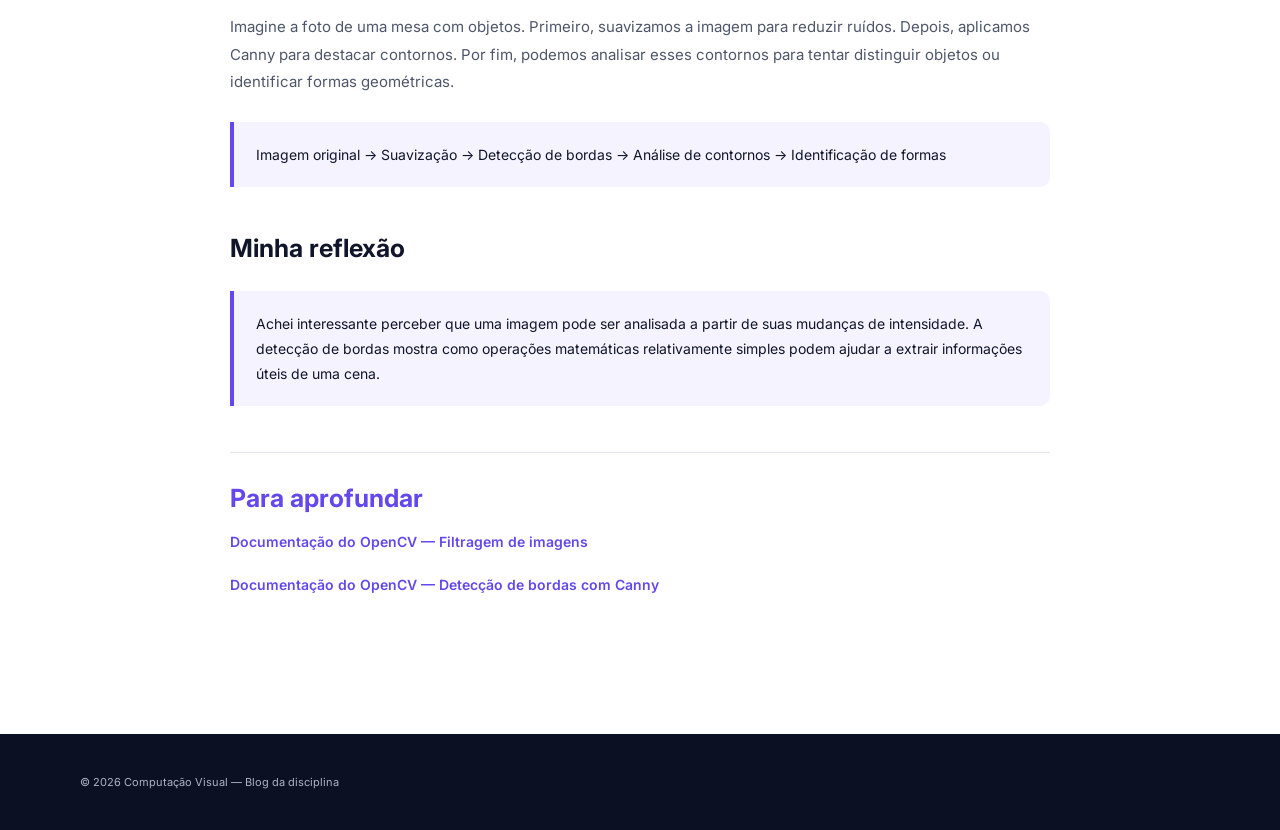
<file: aula6.html>
<!DOCTYPE html>
<html lang="pt-BR">
<head>
  <meta charset="UTF-8">
  <meta name="viewport" content="width=device-width, initial-scale=1.0">
  <title>Aula 6 | Detecção de Bordas e Reconhecimento de Formas — Computação Visual</title>
  <link rel="stylesheet" href="style.css">
</head>
<body>
<header class="topbar"><div class="container nav">
  <a class="logo" href="index.html">Computação Visual</a>
  <a class="back-link" href="index.html#aulas">← Voltar para as aulas</a>
</div></header>
<main class="container article">
  <span class="tag">AULA 6</span>
  <h1>Detecção de Bordas e Reconhecimento de Formas</h1>
  <p class="lead">Como algoritmos encontram contornos e utilizam essas informações para analisar objetos e estruturas visuais.</p>
  <section><h2>O que são bordas?</h2><p>Bordas são regiões onde a intensidade ou a cor muda de maneira significativa. Elas frequentemente indicam limites entre objetos, diferenças de textura ou mudanças de iluminação. Detectá-las ajuda o computador a localizar estruturas visuais.</p></section>
<section><h2>Por que os filtros são importantes?</h2><p>Imagens com ruído podem produzir bordas falsas. Por isso, a suavização estudada na Aula 5 costuma ser uma etapa anterior à detecção de bordas. Esse é um exemplo de como diferentes técnicas de processamento de imagens trabalham juntas.</p></section>
<section><h2>Operador Sobel</h2><p>O operador Sobel utiliza pequenas máscaras para estimar mudanças de intensidade nas direções horizontal e vertical. Com essas informações, é possível calcular a força aproximada de uma borda e sua orientação.</p></section>
<section><h2>Detector de Canny</h2><p>O método Canny combina etapas para encontrar bordas mais finas e consistentes. Em termos gerais, inclui suavização, cálculo dos gradientes, supressão de respostas que não são máximas locais e seleção de bordas por limiares com acompanhamento de conexões.</p><div class="highlight"><strong>Diferença importante:</strong> Sobel estima gradientes da imagem; Canny utiliza gradientes e outras etapas para produzir um mapa de bordas.</div></section>
<section><h2>De bordas a contornos e formas</h2><p>Depois de identificar bordas, outros algoritmos podem procurar contornos e analisar suas propriedades, como área, perímetro e formato. Assim, é possível reconhecer figuras simples, como círculos e retângulos, ou localizar regiões de interesse.</p></section>
<section><h2>Aplicações no mundo real</h2><p>Essas técnicas aparecem em inspeção industrial, análise de documentos, robótica, processamento de imagens médicas e sistemas de assistência à direção. Em aplicações reais, a detecção de bordas costuma ser apenas uma parte de um sistema maior.</p></section>
<section><h2>Exemplo prático</h2><p>Imagine a foto de uma mesa com objetos. Primeiro, suavizamos a imagem para reduzir ruídos. Depois, aplicamos Canny para destacar contornos. Por fim, podemos analisar esses contornos para tentar distinguir objetos ou identificar formas geométricas.</p><div class="highlight">Imagem original → Suavização → Detecção de bordas → Análise de contornos → Identificação de formas</div></section>
  <section><h2>Minha reflexão</h2><div class="highlight">Achei interessante perceber que uma imagem pode ser analisada a partir de suas mudanças de intensidade. A detecção de bordas mostra como operações matemáticas relativamente simples podem ajudar a extrair informações úteis de uma cena.</div></section>
  <section class="reference"><h2>Para aprofundar</h2>
    <p><a href="https://docs.opencv.org/4.x/d4/d13/tutorial_py_filtering.html" target="_blank" rel="noopener noreferrer">Documentação do OpenCV — Filtragem de imagens</a></p>
    <p><a href="https://docs.opencv.org/4.x/da/d22/tutorial_py_canny.html" target="_blank" rel="noopener noreferrer">Documentação do OpenCV — Detecção de bordas com Canny</a></p>
  </section>
</main>
<footer><div class="container"><p>© 2026 Computação Visual — Blog da disciplina</p></div></footer>
</body>
</html>
</file>
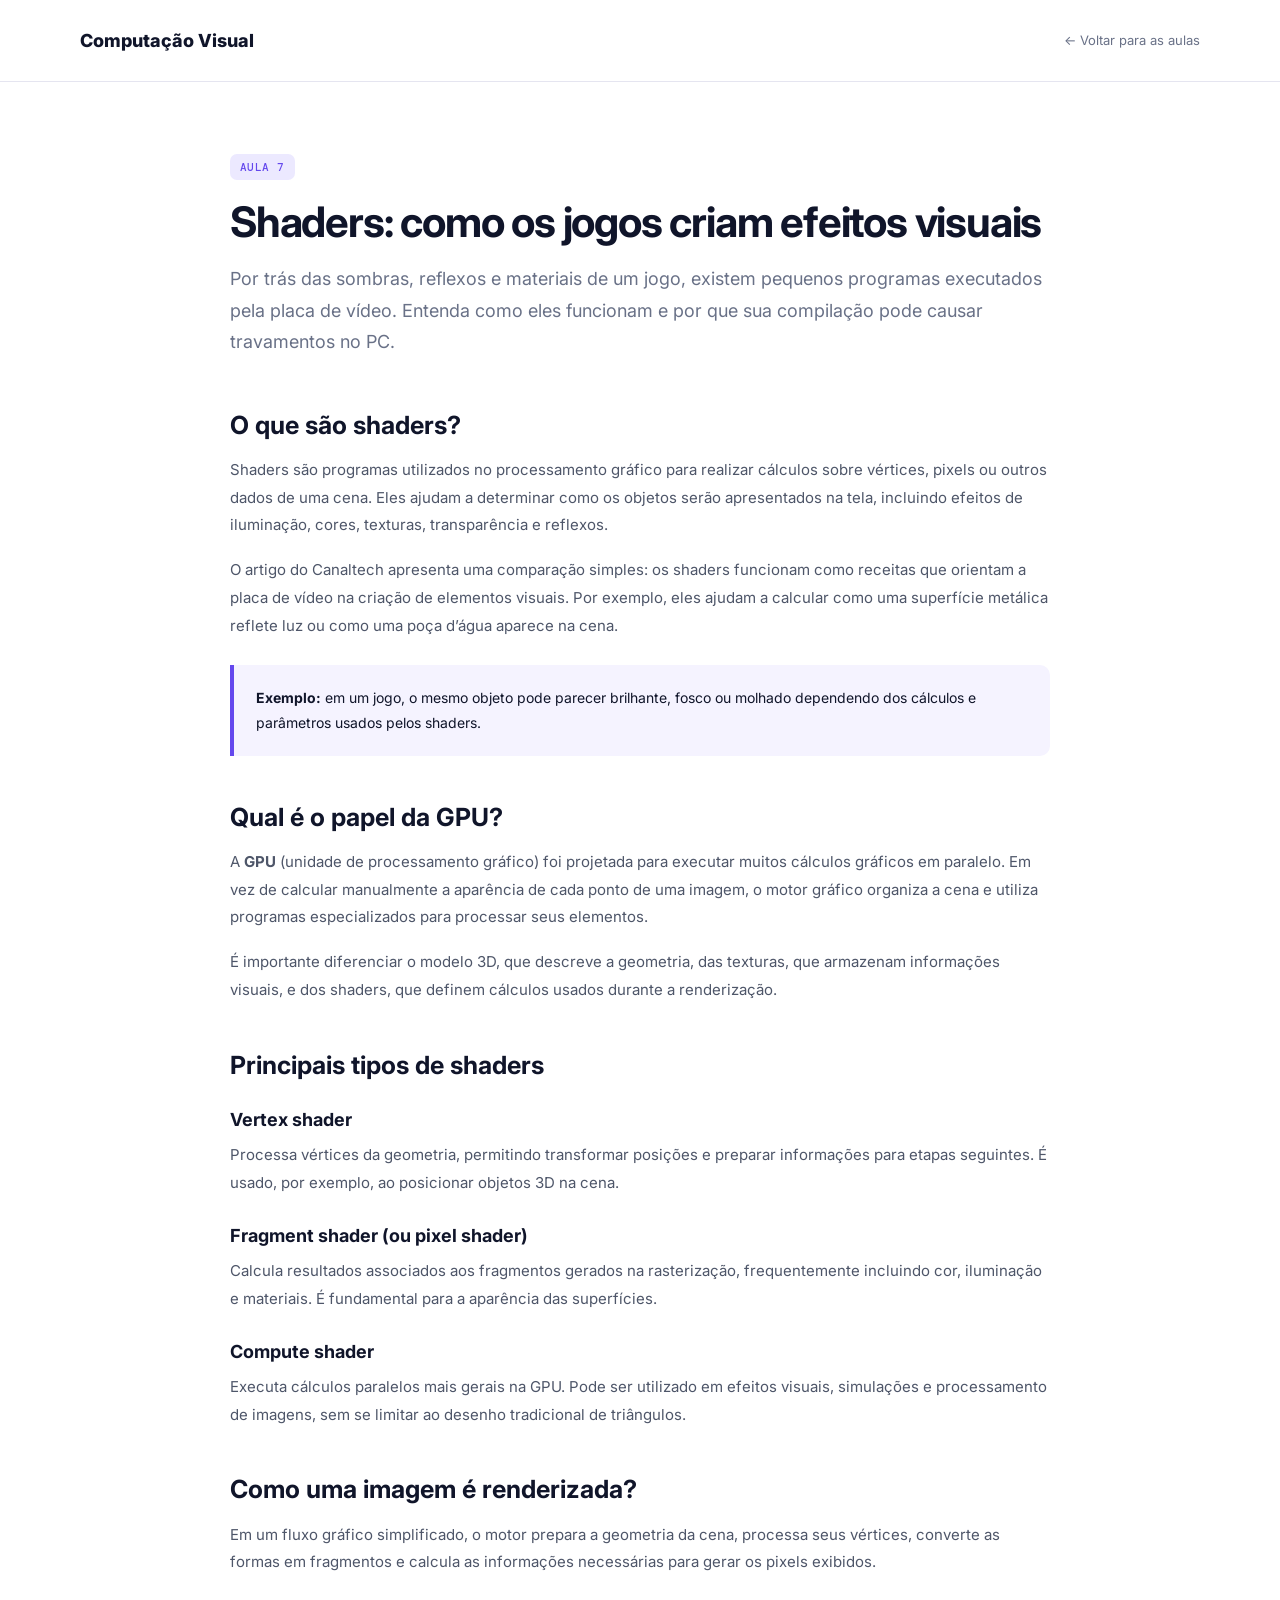
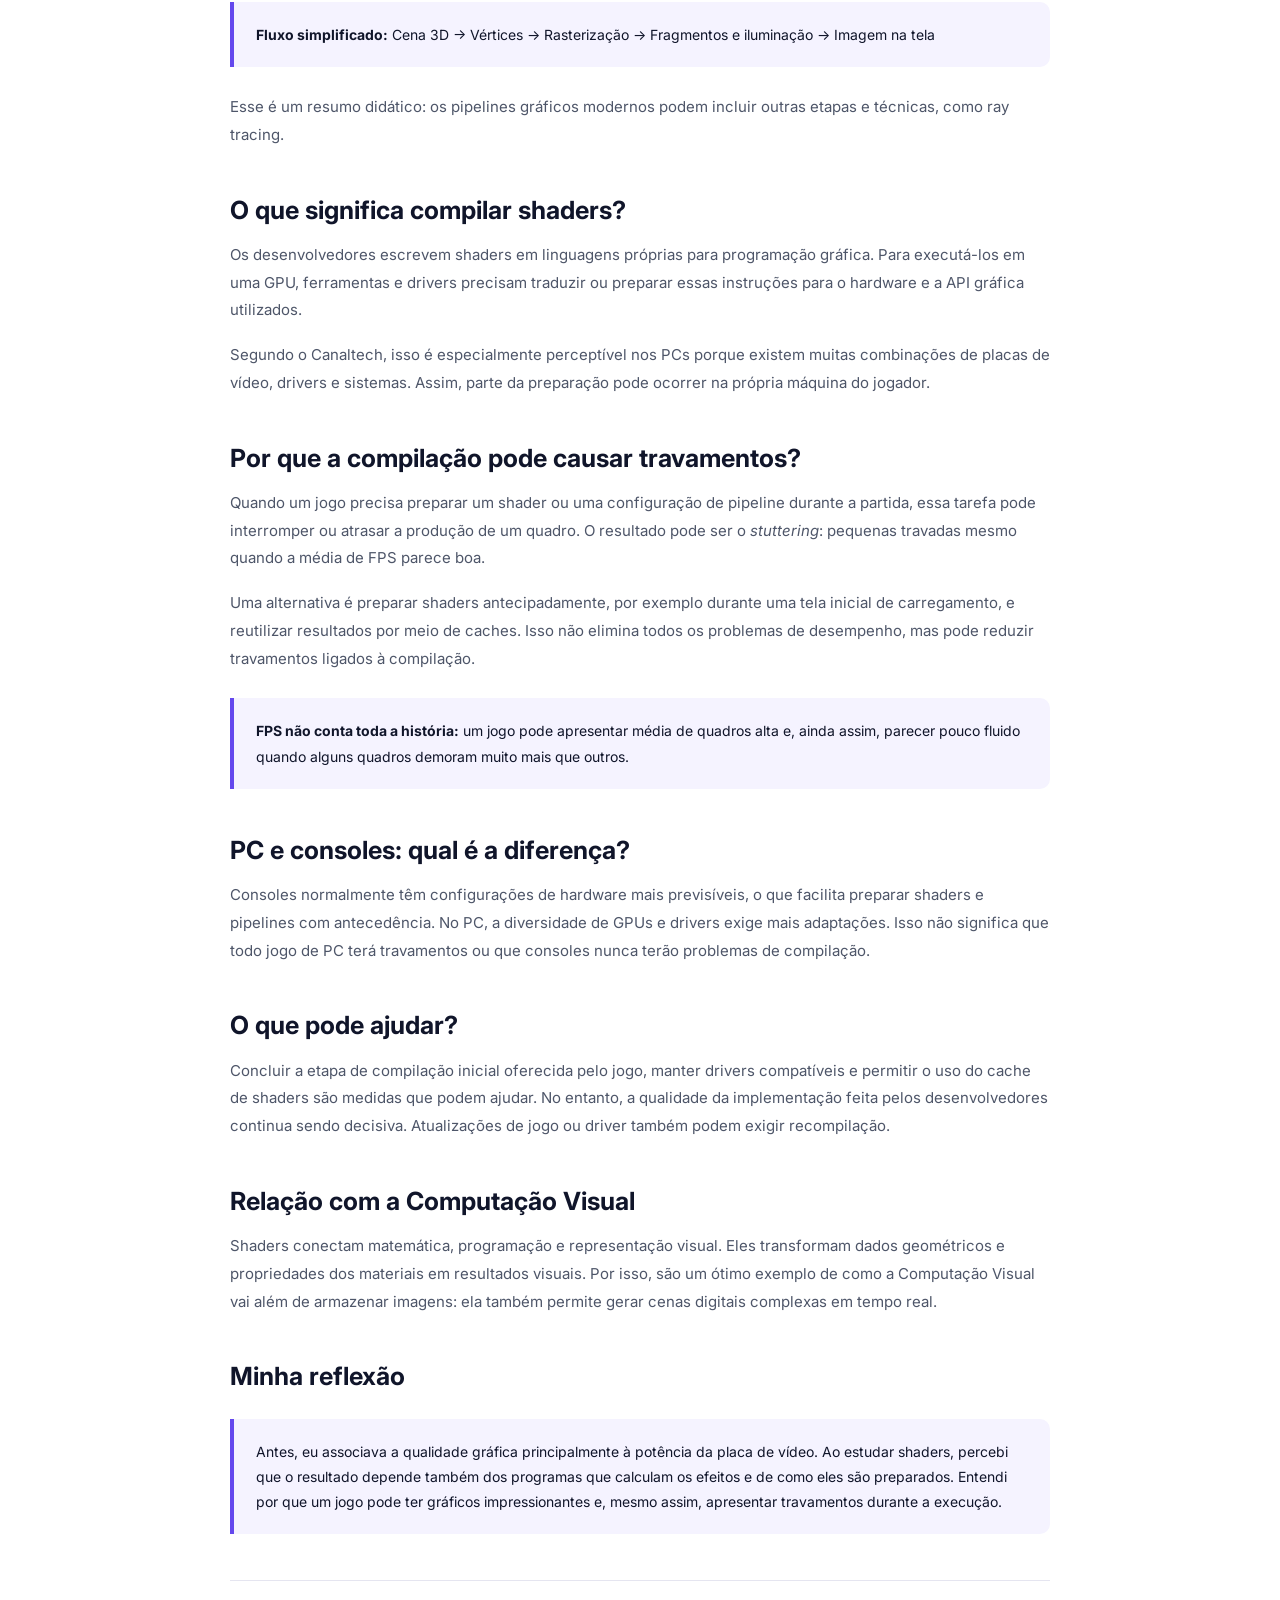
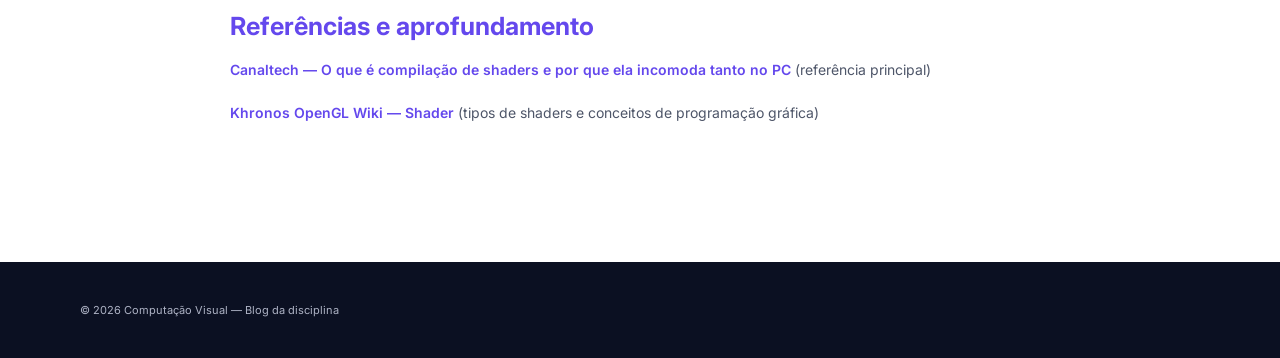
<file: aula7.html>
<!DOCTYPE html>
<html lang="pt-BR">
<head>
<meta charset="UTF-8"><meta name="viewport" content="width=device-width, initial-scale=1.0">
<title>Aula 7 | Shaders e Efeitos Visuais — Computação Visual</title>
<link rel="stylesheet" href="style.css">
</head>
<body>
<header class="topbar"><div class="container nav"><a class="logo" href="index.html">Computação Visual</a><a class="back-link" href="index.html#aulas">← Voltar para as aulas</a></div></header>
<main class="container article">
<span class="tag">AULA 7</span>
<h1>Shaders: como os jogos criam efeitos visuais</h1>
<p class="lead">Por trás das sombras, reflexos e materiais de um jogo, existem pequenos programas executados pela placa de vídeo. Entenda como eles funcionam e por que sua compilação pode causar travamentos no PC.</p>
<section><h2>O que são shaders?</h2>
<p>Shaders são programas utilizados no processamento gráfico para realizar cálculos sobre vértices, pixels ou outros dados de uma cena. Eles ajudam a determinar como os objetos serão apresentados na tela, incluindo efeitos de iluminação, cores, texturas, transparência e reflexos.</p>
<p>O artigo do Canaltech apresenta uma comparação simples: os shaders funcionam como receitas que orientam a placa de vídeo na criação de elementos visuais. Por exemplo, eles ajudam a calcular como uma superfície metálica reflete luz ou como uma poça d’água aparece na cena.</p>
<div class="highlight"><strong>Exemplo:</strong> em um jogo, o mesmo objeto pode parecer brilhante, fosco ou molhado dependendo dos cálculos e parâmetros usados pelos shaders.</div></section>
<section><h2>Qual é o papel da GPU?</h2>
<p>A <strong>GPU</strong> (unidade de processamento gráfico) foi projetada para executar muitos cálculos gráficos em paralelo. Em vez de calcular manualmente a aparência de cada ponto de uma imagem, o motor gráfico organiza a cena e utiliza programas especializados para processar seus elementos.</p>
<p>É importante diferenciar o modelo 3D, que descreve a geometria, das texturas, que armazenam informações visuais, e dos shaders, que definem cálculos usados durante a renderização.</p></section>
<section><h2>Principais tipos de shaders</h2>
<h3>Vertex shader</h3><p>Processa vértices da geometria, permitindo transformar posições e preparar informações para etapas seguintes. É usado, por exemplo, ao posicionar objetos 3D na cena.</p>
<h3>Fragment shader (ou pixel shader)</h3><p>Calcula resultados associados aos fragmentos gerados na rasterização, frequentemente incluindo cor, iluminação e materiais. É fundamental para a aparência das superfícies.</p>
<h3>Compute shader</h3><p>Executa cálculos paralelos mais gerais na GPU. Pode ser utilizado em efeitos visuais, simulações e processamento de imagens, sem se limitar ao desenho tradicional de triângulos.</p></section>
<section><h2>Como uma imagem é renderizada?</h2>
<p>Em um fluxo gráfico simplificado, o motor prepara a geometria da cena, processa seus vértices, converte as formas em fragmentos e calcula as informações necessárias para gerar os pixels exibidos.</p>
<div class="highlight"><strong>Fluxo simplificado:</strong> Cena 3D → Vértices → Rasterização → Fragmentos e iluminação → Imagem na tela</div>
<p>Esse é um resumo didático: os pipelines gráficos modernos podem incluir outras etapas e técnicas, como ray tracing.</p></section>
<section><h2>O que significa compilar shaders?</h2>
<p>Os desenvolvedores escrevem shaders em linguagens próprias para programação gráfica. Para executá-los em uma GPU, ferramentas e drivers precisam traduzir ou preparar essas instruções para o hardware e a API gráfica utilizados.</p>
<p>Segundo o Canaltech, isso é especialmente perceptível nos PCs porque existem muitas combinações de placas de vídeo, drivers e sistemas. Assim, parte da preparação pode ocorrer na própria máquina do jogador.</p></section>
<section><h2>Por que a compilação pode causar travamentos?</h2>
<p>Quando um jogo precisa preparar um shader ou uma configuração de pipeline durante a partida, essa tarefa pode interromper ou atrasar a produção de um quadro. O resultado pode ser o <em>stuttering</em>: pequenas travadas mesmo quando a média de FPS parece boa.</p>
<p>Uma alternativa é preparar shaders antecipadamente, por exemplo durante uma tela inicial de carregamento, e reutilizar resultados por meio de caches. Isso não elimina todos os problemas de desempenho, mas pode reduzir travamentos ligados à compilação.</p>
<div class="highlight"><strong>FPS não conta toda a história:</strong> um jogo pode apresentar média de quadros alta e, ainda assim, parecer pouco fluido quando alguns quadros demoram muito mais que outros.</div></section>
<section><h2>PC e consoles: qual é a diferença?</h2>
<p>Consoles normalmente têm configurações de hardware mais previsíveis, o que facilita preparar shaders e pipelines com antecedência. No PC, a diversidade de GPUs e drivers exige mais adaptações. Isso não significa que todo jogo de PC terá travamentos ou que consoles nunca terão problemas de compilação.</p></section>
<section><h2>O que pode ajudar?</h2>
<p>Concluir a etapa de compilação inicial oferecida pelo jogo, manter drivers compatíveis e permitir o uso do cache de shaders são medidas que podem ajudar. No entanto, a qualidade da implementação feita pelos desenvolvedores continua sendo decisiva. Atualizações de jogo ou driver também podem exigir recompilação.</p></section>
<section><h2>Relação com a Computação Visual</h2>
<p>Shaders conectam matemática, programação e representação visual. Eles transformam dados geométricos e propriedades dos materiais em resultados visuais. Por isso, são um ótimo exemplo de como a Computação Visual vai além de armazenar imagens: ela também permite gerar cenas digitais complexas em tempo real.</p></section>
<section><h2>Minha reflexão</h2><div class="highlight">Antes, eu associava a qualidade gráfica principalmente à potência da placa de vídeo. Ao estudar shaders, percebi que o resultado depende também dos programas que calculam os efeitos e de como eles são preparados. Entendi por que um jogo pode ter gráficos impressionantes e, mesmo assim, apresentar travamentos durante a execução.</div></section>
<section class="reference"><h2>Referências e aprofundamento</h2>
<p><a href="https://canaltech.com.br/games/o-que-e-compilacao-de-shaders-e-por-que-ela-incomoda-tanto-no-pc/" target="_blank" rel="noopener noreferrer">Canaltech — O que é compilação de shaders e por que ela incomoda tanto no PC</a> (referência principal)</p>
<p><a href="https://www.khronos.org/opengl/wiki/Shader" target="_blank" rel="noopener noreferrer">Khronos OpenGL Wiki — Shader</a> (tipos de shaders e conceitos de programação gráfica)</p>
</section>
</main>
<footer><div class="container"><p>© 2026 Computação Visual — Blog da disciplina</p></div></footer>
</body></html>
</file>
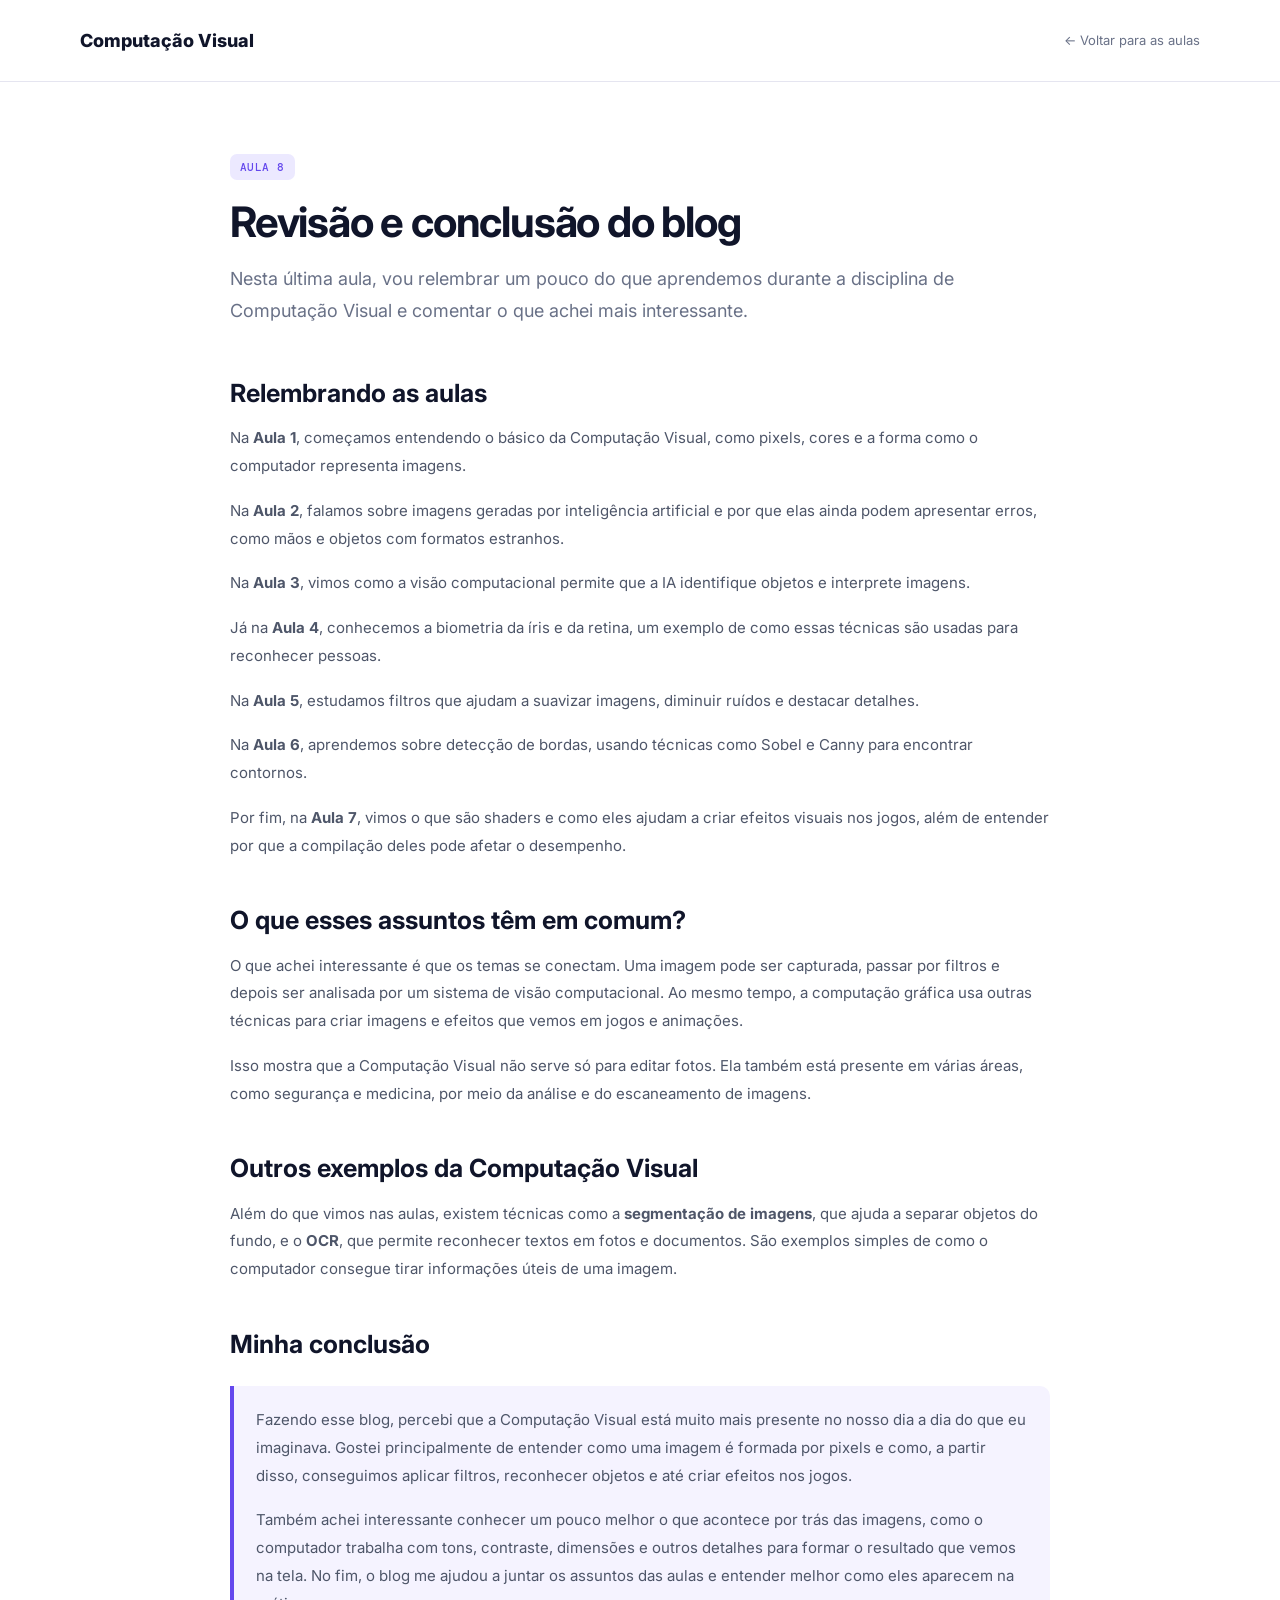
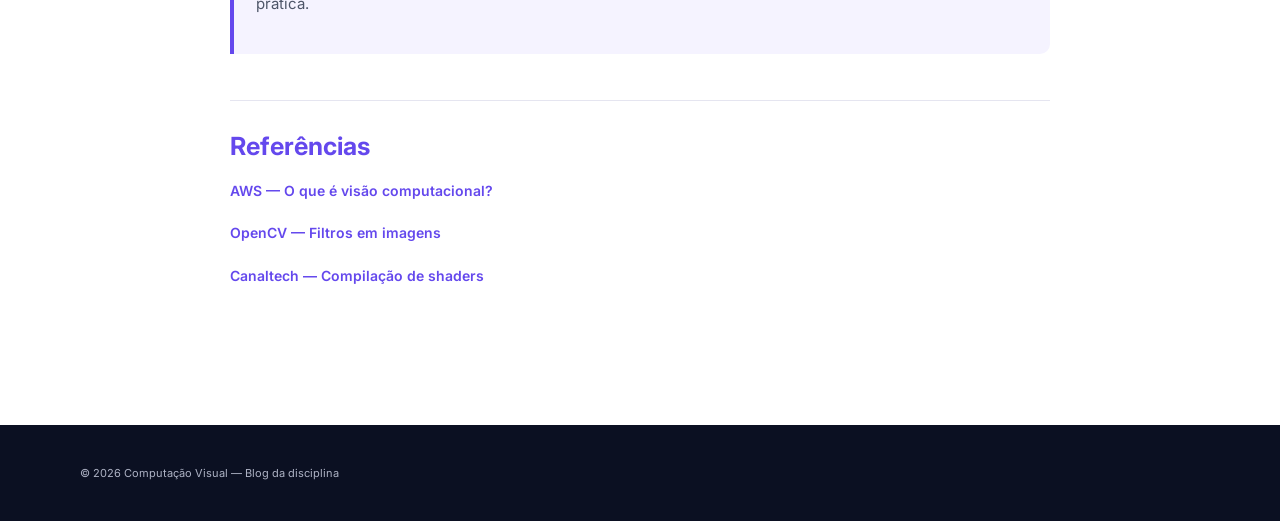
<file: aula8.html>
<!DOCTYPE html>
<html lang="pt-BR">
<head>
  <meta charset="UTF-8">
  <meta name="viewport" content="width=device-width, initial-scale=1.0">
  <title>Aula 8 | Revisão e conclusão — Computação Visual</title>
  <link rel="stylesheet" href="style.css">
</head>
<body>
  <header class="topbar">
    <div class="container nav">
      <a class="logo" href="index.html">Computação Visual</a>
      <a class="back-link" href="index.html#aulas">← Voltar para as aulas</a>
    </div>
  </header>

  <main class="container article">
    <span class="tag">AULA 8</span>
    <h1>Revisão e conclusão do blog</h1>
    <p class="lead">Nesta última aula, vou relembrar um pouco do que aprendemos durante a disciplina de Computação Visual e comentar o que achei mais interessante.</p>

    <section>
      <h2>Relembrando as aulas</h2>
      <p>Na <strong>Aula 1</strong>, começamos entendendo o básico da Computação Visual, como pixels, cores e a forma como o computador representa imagens.</p>
      <p>Na <strong>Aula 2</strong>, falamos sobre imagens geradas por inteligência artificial e por que elas ainda podem apresentar erros, como mãos e objetos com formatos estranhos.</p>
      <p>Na <strong>Aula 3</strong>, vimos como a visão computacional permite que a IA identifique objetos e interprete imagens.</p>
      <p>Já na <strong>Aula 4</strong>, conhecemos a biometria da íris e da retina, um exemplo de como essas técnicas são usadas para reconhecer pessoas.</p>
      <p>Na <strong>Aula 5</strong>, estudamos filtros que ajudam a suavizar imagens, diminuir ruídos e destacar detalhes.</p>
      <p>Na <strong>Aula 6</strong>, aprendemos sobre detecção de bordas, usando técnicas como Sobel e Canny para encontrar contornos.</p>
      <p>Por fim, na <strong>Aula 7</strong>, vimos o que são shaders e como eles ajudam a criar efeitos visuais nos jogos, além de entender por que a compilação deles pode afetar o desempenho.</p>
    </section>

    <section>
      <h2>O que esses assuntos têm em comum?</h2>
      <p>O que achei interessante é que os temas se conectam. Uma imagem pode ser capturada, passar por filtros e depois ser analisada por um sistema de visão computacional. Ao mesmo tempo, a computação gráfica usa outras técnicas para criar imagens e efeitos que vemos em jogos e animações.</p>
      <p>Isso mostra que a Computação Visual não serve só para editar fotos. Ela também está presente em várias áreas, como segurança e medicina, por meio da análise e do escaneamento de imagens.</p>
    </section>

    <section>
      <h2>Outros exemplos da Computação Visual</h2>
      <p>Além do que vimos nas aulas, existem técnicas como a <strong>segmentação de imagens</strong>, que ajuda a separar objetos do fundo, e o <strong>OCR</strong>, que permite reconhecer textos em fotos e documentos. São exemplos simples de como o computador consegue tirar informações úteis de uma imagem.</p>
    </section>

    <section>
      <h2>Minha conclusão</h2>
      <div class="highlight">
        <p>Fazendo esse blog, percebi que a Computação Visual está muito mais presente no nosso dia a dia do que eu imaginava. Gostei principalmente de entender como uma imagem é formada por pixels e como, a partir disso, conseguimos aplicar filtros, reconhecer objetos e até criar efeitos nos jogos.</p>
        <p>Também achei interessante conhecer um pouco melhor o que acontece por trás das imagens, como o computador trabalha com tons, contraste, dimensões e outros detalhes para formar o resultado que vemos na tela. No fim, o blog me ajudou a juntar os assuntos das aulas e entender melhor como eles aparecem na prática.</p>
      </div>
    </section>

    <section class="reference">
      <h2>Referências</h2>
      <p><a href="https://aws.amazon.com/pt/what-is/computer-vision/" target="_blank" rel="noopener noreferrer">AWS — O que é visão computacional?</a></p>
      <p><a href="https://docs.opencv.org/4.x/d4/d13/tutorial_py_filtering.html" target="_blank" rel="noopener noreferrer">OpenCV — Filtros em imagens</a></p>
      <p><a href="https://canaltech.com.br/games/o-que-e-compilacao-de-shaders-e-por-que-ela-incomoda-tanto-no-pc/" target="_blank" rel="noopener noreferrer">Canaltech — Compilação de shaders</a></p>
    </section>
  </main>

  <footer>
    <div class="container">
      <p>© 2026 Computação Visual — Blog da disciplina</p>
    </div>
  </footer>
</body>
</html>
</file>
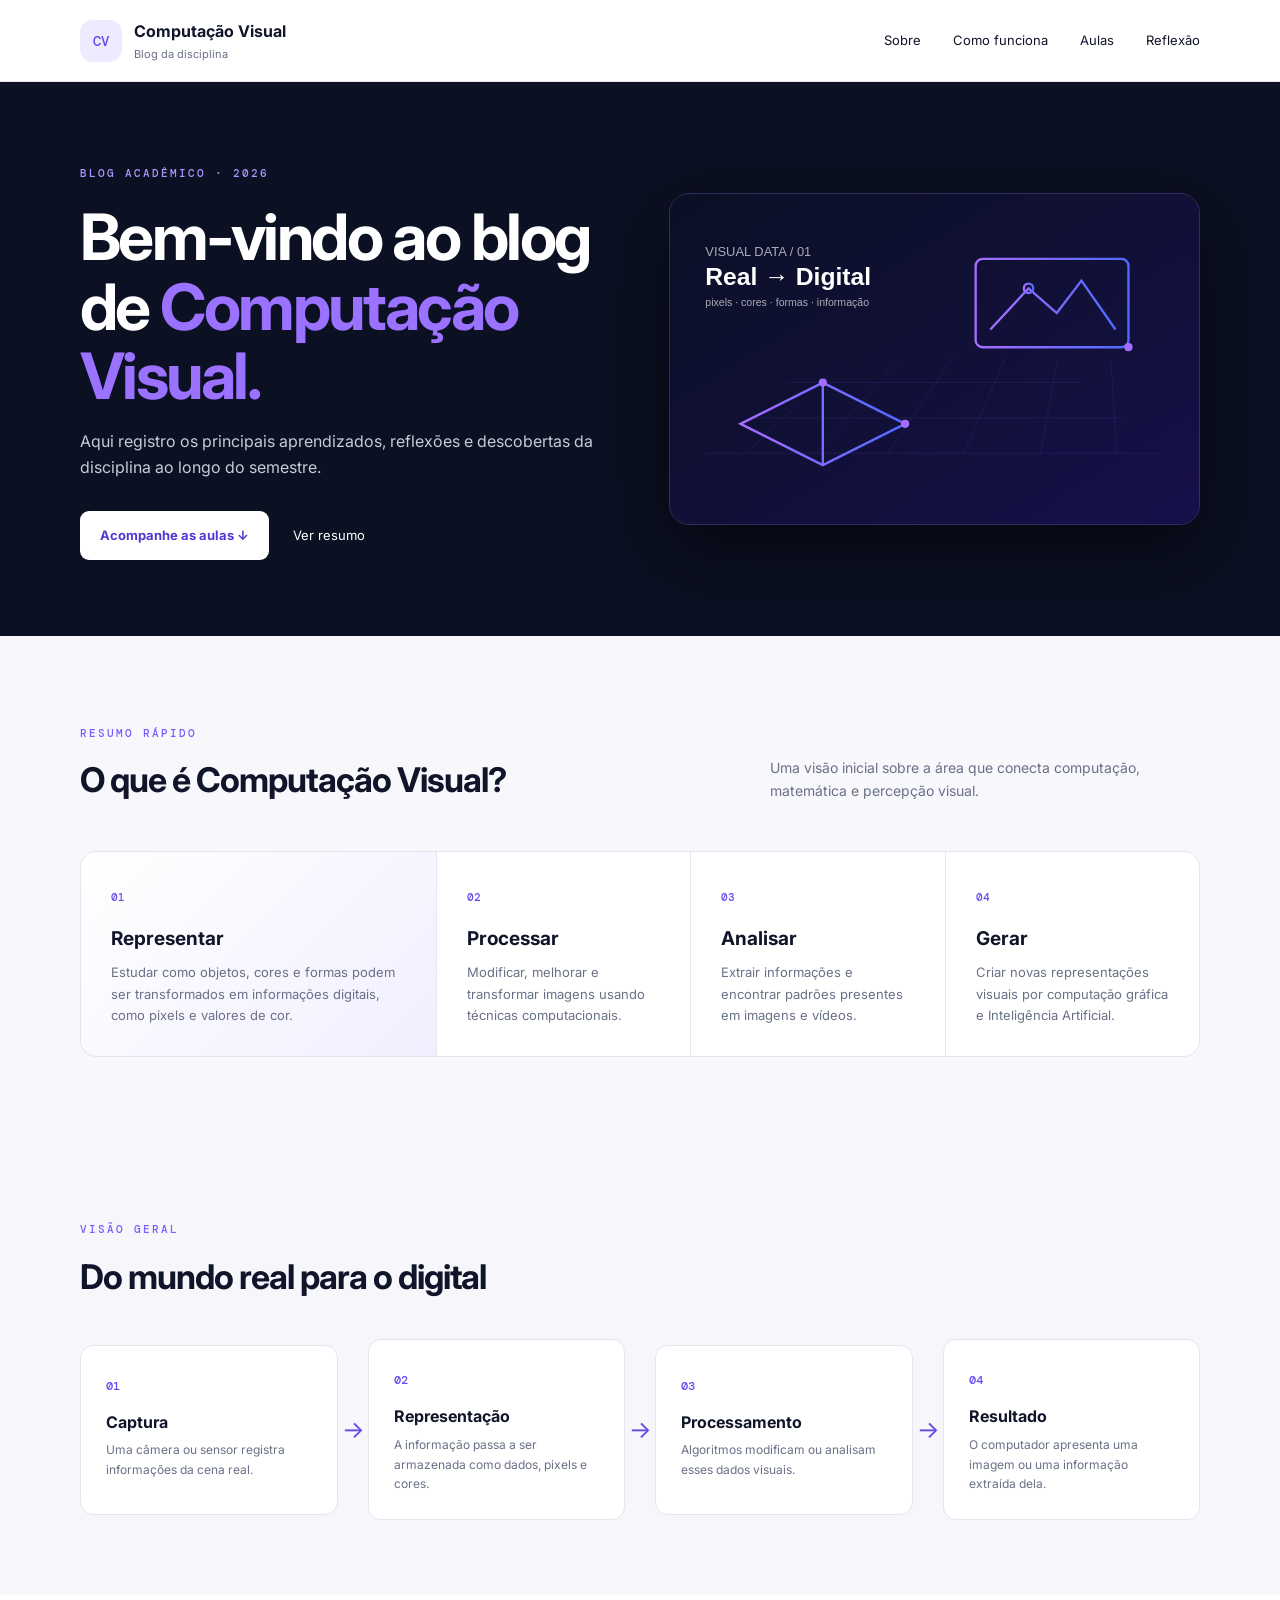
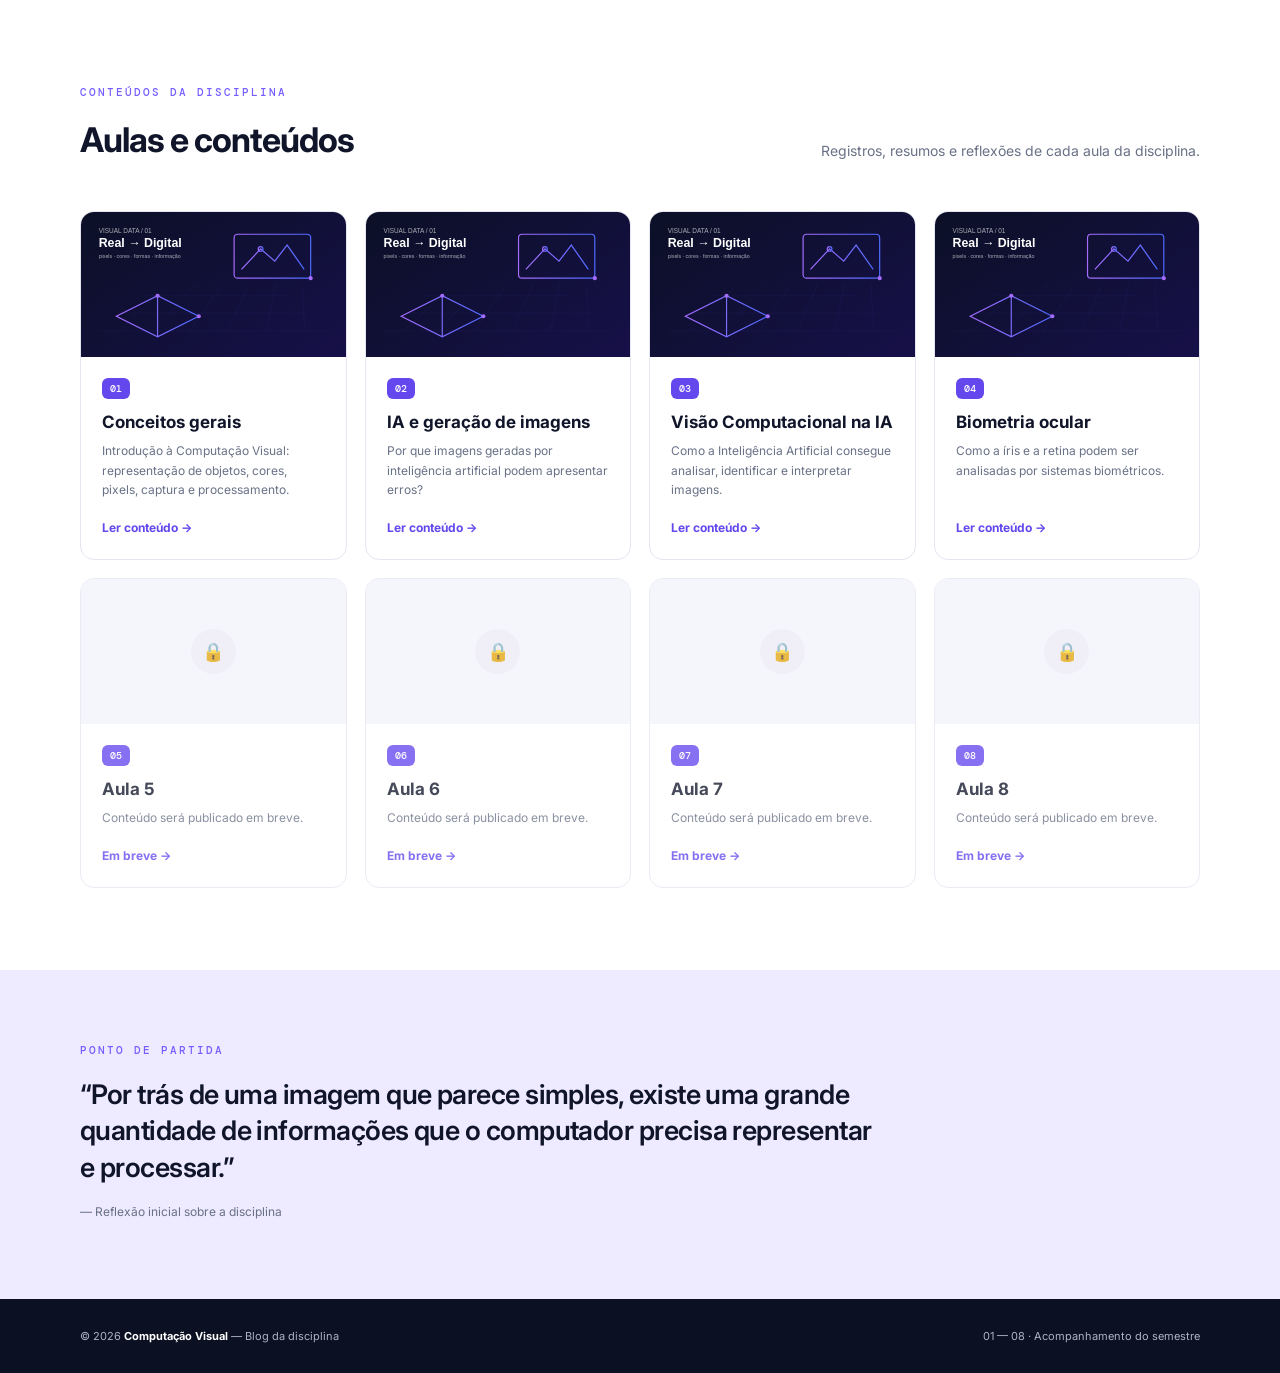
<file: index_corrigido.html>
<!DOCTYPE html>
<html lang="pt-BR">
<head><meta charset="UTF-8"><meta name="viewport" content="width=device-width,initial-scale=1.0">
<title>Computação Visual | Blog</title><link rel="stylesheet" href="style.css"></head>
<body>
<header class="topbar"><div class="wrap nav">
<a class="brand" href="index.html"><span class="brand-mark">CV</span><span><b>Computação Visual</b><small>Blog da disciplina</small></span></a>
<nav><a href="#resumo">Sobre</a><a href="#processo">Como funciona</a><a href="#aulas">Aulas</a><a href="#reflexao">Reflexão</a></nav>
</div></header>
<main>
<section class="hero"><div class="wrap hero-grid"><div>
<span class="label">BLOG ACADÊMICO · 2026</span><h1>Bem-vindo ao blog de <em>Computação Visual.</em></h1>
<p class="hero-text">Aqui registro os principais aprendizados, reflexões e descobertas da disciplina ao longo do semestre.</p>
<div class="hero-actions"><a class="button" href="#aulas">Acompanhe as aulas ↓</a><a class="text-link" href="#resumo">Ver resumo</a></div>
</div><div class="visual-card"><img src="visual.svg" alt="Ilustração de representação digital, pixels e formas"></div></div></section>

<section id="resumo" class="section summary"><div class="wrap">
<div class="section-heading"><div><span class="label">RESUMO RÁPIDO</span><h2>O que é Computação Visual?</h2></div><p>Uma visão inicial sobre a área que conecta computação, matemática e percepção visual.</p></div>
<div class="summary-grid">
<article class="summary-card main"><span>01</span><h3>Representar</h3><p>Estudar como objetos, cores e formas podem ser transformados em informações digitais, como pixels e valores de cor.</p></article>
<article class="summary-card"><span>02</span><h3>Processar</h3><p>Modificar, melhorar e transformar imagens usando técnicas computacionais.</p></article>
<article class="summary-card"><span>03</span><h3>Analisar</h3><p>Extrair informações e encontrar padrões presentes em imagens e vídeos.</p></article>
<article class="summary-card"><span>04</span><h3>Gerar</h3><p>Criar novas representações visuais por computação gráfica e Inteligência Artificial.</p></article>
</div></div></section>

<section id="processo" class="process-section"><div class="wrap"><span class="label">VISÃO GERAL</span><h2>Do mundo real para o digital</h2>
<div class="process">
<div class="step"><strong>01</strong><h3>Captura</h3><p>Uma câmera ou sensor registra informações da cena real.</p></div><div class="arrow">→</div>
<div class="step"><strong>02</strong><h3>Representação</h3><p>A informação passa a ser armazenada como dados, pixels e cores.</p></div><div class="arrow">→</div>
<div class="step"><strong>03</strong><h3>Processamento</h3><p>Algoritmos modificam ou analisam esses dados visuais.</p></div><div class="arrow">→</div>
<div class="step"><strong>04</strong><h3>Resultado</h3><p>O computador apresenta uma imagem ou uma informação extraída dela.</p></div>
</div></div></section>

<section id="aulas" class="section lessons"><div class="wrap">
<div class="section-heading"><div><span class="label">CONTEÚDOS DA DISCIPLINA</span><h2>Aulas e conteúdos</h2></div><p>Registros, resumos e reflexões de cada aula da disciplina.</p></div>
<div class="lesson-grid">
<a class="lesson" href="aula1.html"><div class="lesson-image"><img src="visual.svg" alt="Representação visual digital"></div><div class="lesson-body"><span class="lesson-number">01</span><h3>Conceitos gerais</h3><p>Introdução à Computação Visual: representação de objetos, cores, pixels, captura e processamento.</p><span class="read">Ler conteúdo →</span></div></a>
<a class="lesson" href="aula2.html"><div class="lesson-image"><img src="visual.svg" alt="Inteligência Artificial e imagens"></div><div class="lesson-body"><span class="lesson-number">02</span><h3>IA e geração de imagens</h3><p>Por que imagens geradas por inteligência artificial podem apresentar erros?</p><span class="read">Ler conteúdo →</span></div></a>
<a class="lesson" href="aula3.html"><div class="lesson-image"><img src="visual.svg" alt="Visão Computacional na Inteligência Artificial"></div><div class="lesson-body"><span class="lesson-number">03</span><h3>Visão Computacional na IA</h3><p>Como a Inteligência Artificial consegue analisar, identificar e interpretar imagens.</p><span class="read">Ler conteúdo →</span></div></a>
<a class="lesson" href="aula4.html"><div class="lesson-image"><img src="visual.svg" alt="Biometria ocular: íris e retina"></div><div class="lesson-body"><span class="lesson-number">04</span><h3>Biometria ocular</h3><p>Como a íris e a retina podem ser analisadas por sistemas biométricos.</p><span class="read">Ler conteúdo →</span></div></a>
<article class="lesson future"><div class="lesson-image"><div class="lock">🔒</div></div>
<div class="lesson-body"><span class="lesson-number">05</span><h3>Aula 5</h3>
<p>Conteúdo será publicado em breve.</p><span class="read">Em breve →</span></div></article>
<article class="lesson future"><div class="lesson-image"><div class="lock">🔒</div></div>
<div class="lesson-body"><span class="lesson-number">06</span><h3>Aula 6</h3>
<p>Conteúdo será publicado em breve.</p><span class="read">Em breve →</span></div></article>
<article class="lesson future"><div class="lesson-image"><div class="lock">🔒</div></div>
<div class="lesson-body"><span class="lesson-number">07</span><h3>Aula 7</h3>
<p>Conteúdo será publicado em breve.</p><span class="read">Em breve →</span></div></article>
<article class="lesson future"><div class="lesson-image"><div class="lock">🔒</div></div>
<div class="lesson-body"><span class="lesson-number">08</span><h3>Aula 8</h3>
<p>Conteúdo será publicado em breve.</p><span class="read">Em breve →</span></div></article>
</div></div></section>
<section id="reflexao" class="quote"><div class="wrap"><span class="label">PONTO DE PARTIDA</span>
<blockquote>“Por trás de uma imagem que parece simples, existe uma grande quantidade de informações que o computador precisa representar e processar.”</blockquote>
<p>— Reflexão inicial sobre a disciplina</p></div></section>
</main>
<footer><div class="wrap footer"><span>© 2026 <b>Computação Visual</b> — Blog da disciplina</span><span>01 — 08 · Acompanhamento do semestre</span></div></footer>
</body></html>
</file>
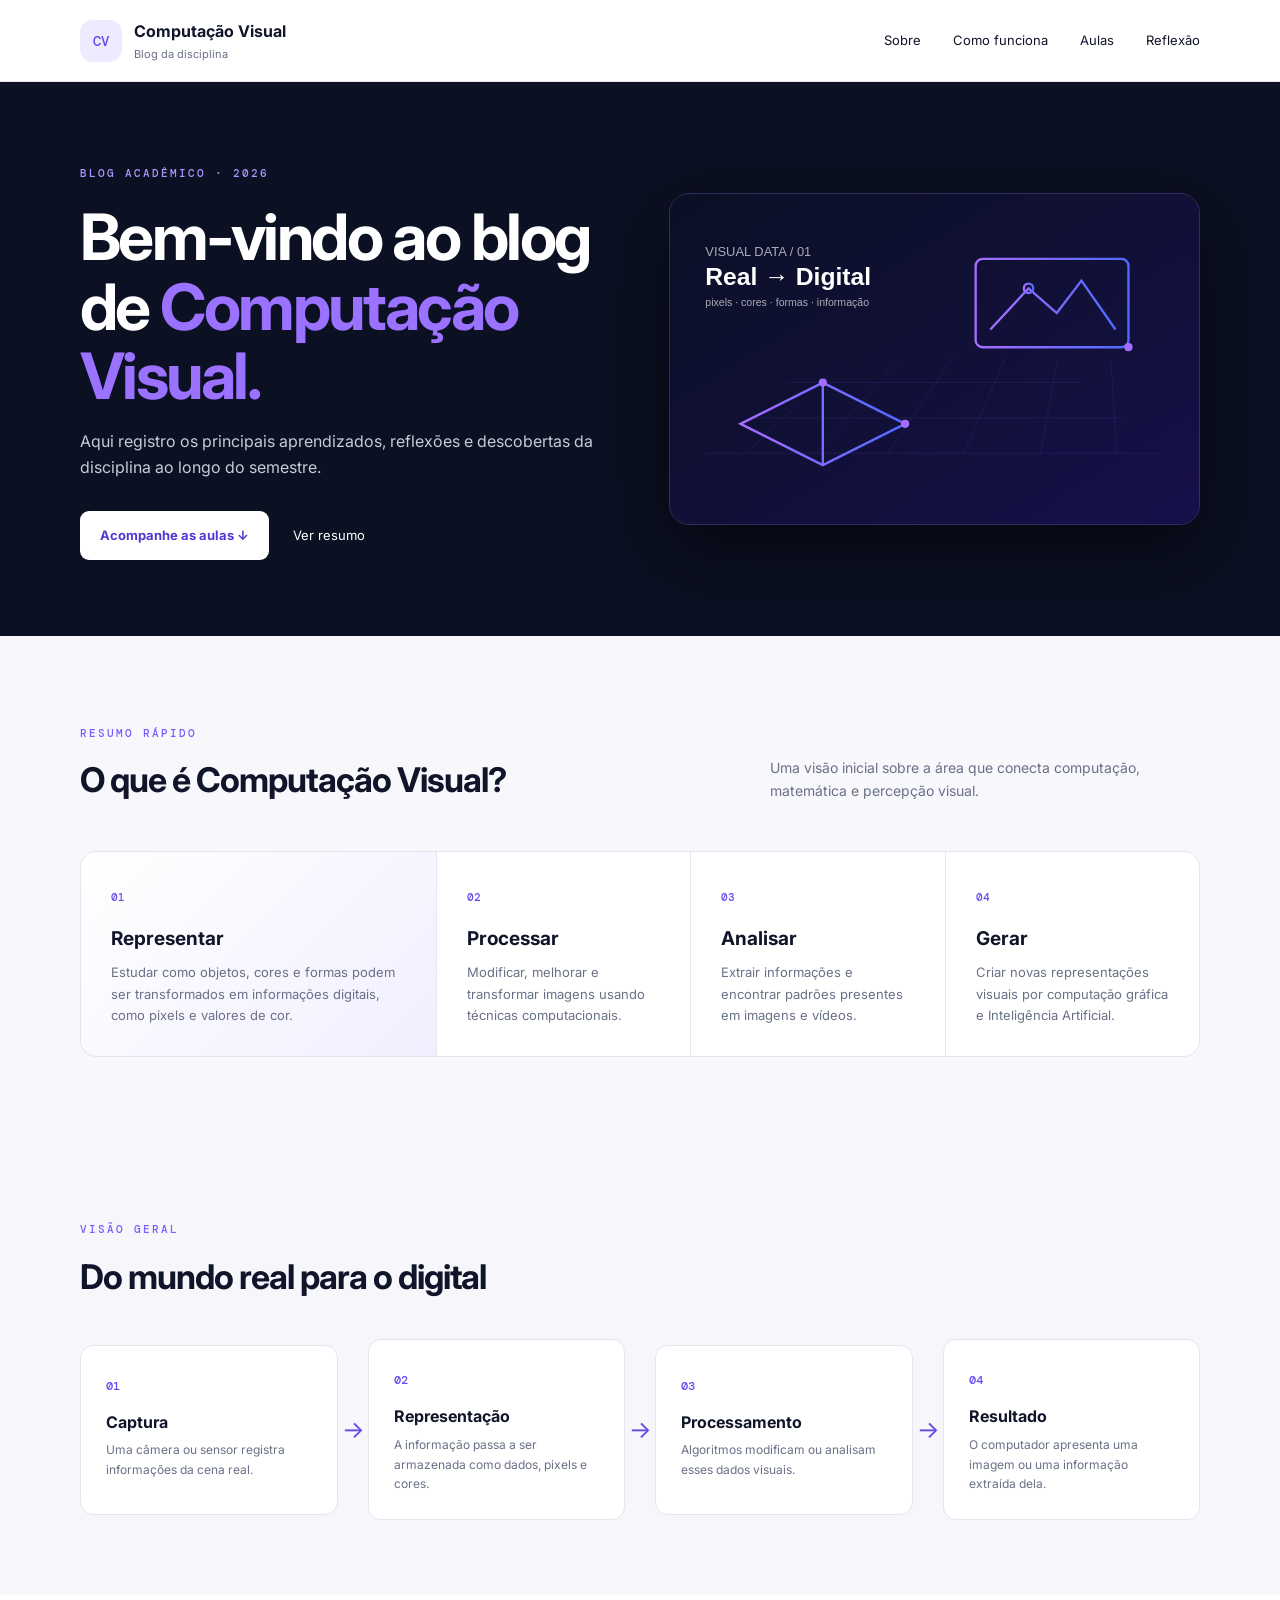
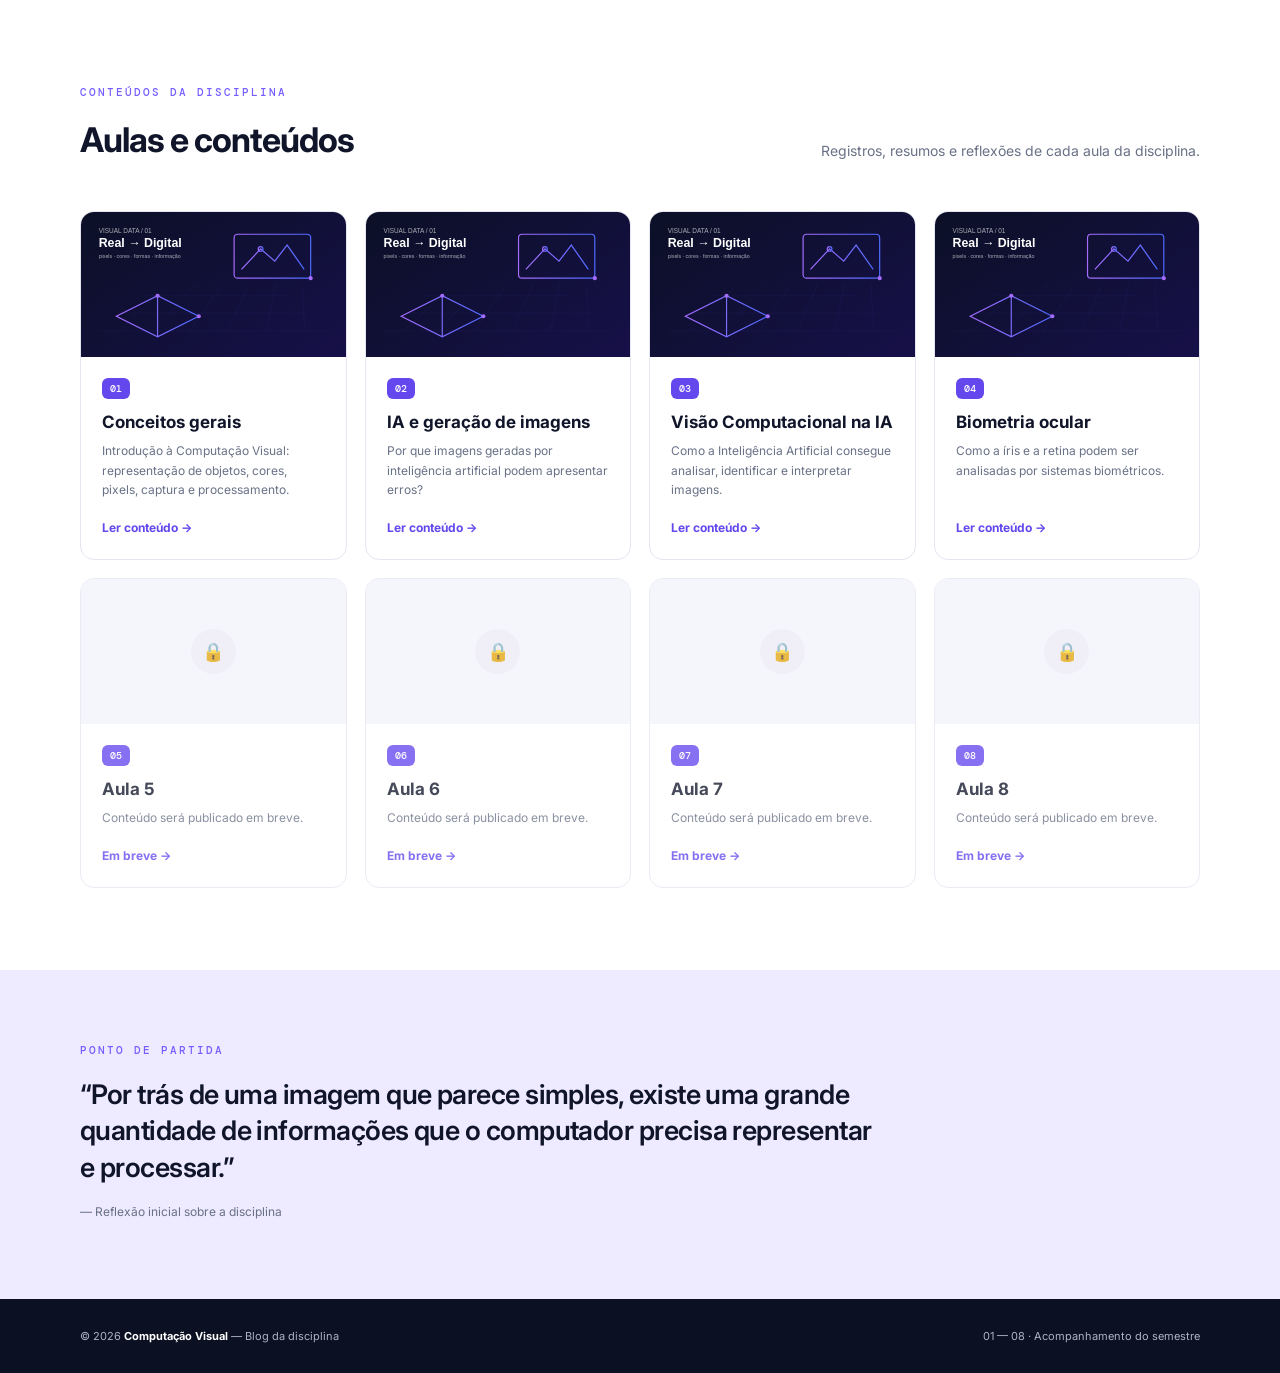
<file: index_final_corrigido (1).html>
<!DOCTYPE html>
<html lang="pt-BR">
<head><meta charset="UTF-8"><meta name="viewport" content="width=device-width,initial-scale=1.0">
<title>Computação Visual | Blog</title><link rel="stylesheet" href="style.css"></head>
<body>
<header class="topbar"><div class="wrap nav">
<a class="brand" href="index.html"><span class="brand-mark">CV</span><span><b>Computação Visual</b><small>Blog da disciplina</small></span></a>
<nav><a href="#resumo">Sobre</a><a href="#processo">Como funciona</a><a href="#aulas">Aulas</a><a href="#reflexao">Reflexão</a></nav>
</div></header>
<main>
<section class="hero"><div class="wrap hero-grid"><div>
<span class="label">BLOG ACADÊMICO · 2026</span><h1>Bem-vindo ao blog de <em>Computação Visual.</em></h1>
<p class="hero-text">Aqui registro os principais aprendizados, reflexões e descobertas da disciplina ao longo do semestre.</p>
<div class="hero-actions"><a class="button" href="#aulas">Acompanhe as aulas ↓</a><a class="text-link" href="#resumo">Ver resumo</a></div>
</div><div class="visual-card"><img src="visual.svg" alt="Ilustração de representação digital, pixels e formas"></div></div></section>

<section id="resumo" class="section summary"><div class="wrap">
<div class="section-heading"><div><span class="label">RESUMO RÁPIDO</span><h2>O que é Computação Visual?</h2></div><p>Uma visão inicial sobre a área que conecta computação, matemática e percepção visual.</p></div>
<div class="summary-grid">
<article class="summary-card main"><span>01</span><h3>Representar</h3><p>Estudar como objetos, cores e formas podem ser transformados em informações digitais, como pixels e valores de cor.</p></article>
<article class="summary-card"><span>02</span><h3>Processar</h3><p>Modificar, melhorar e transformar imagens usando técnicas computacionais.</p></article>
<article class="summary-card"><span>03</span><h3>Analisar</h3><p>Extrair informações e encontrar padrões presentes em imagens e vídeos.</p></article>
<article class="summary-card"><span>04</span><h3>Gerar</h3><p>Criar novas representações visuais por computação gráfica e Inteligência Artificial.</p></article>
</div></div></section>

<section id="processo" class="process-section"><div class="wrap"><span class="label">VISÃO GERAL</span><h2>Do mundo real para o digital</h2>
<div class="process">
<div class="step"><strong>01</strong><h3>Captura</h3><p>Uma câmera ou sensor registra informações da cena real.</p></div><div class="arrow">→</div>
<div class="step"><strong>02</strong><h3>Representação</h3><p>A informação passa a ser armazenada como dados, pixels e cores.</p></div><div class="arrow">→</div>
<div class="step"><strong>03</strong><h3>Processamento</h3><p>Algoritmos modificam ou analisam esses dados visuais.</p></div><div class="arrow">→</div>
<div class="step"><strong>04</strong><h3>Resultado</h3><p>O computador apresenta uma imagem ou uma informação extraída dela.</p></div>
</div></div></section>

<section id="aulas" class="section lessons"><div class="wrap">
<div class="section-heading"><div><span class="label">CONTEÚDOS DA DISCIPLINA</span><h2>Aulas e conteúdos</h2></div><p>Registros, resumos e reflexões de cada aula da disciplina.</p></div>
<div class="lesson-grid">
<a class="lesson" href="aula1.html"><div class="lesson-image"><img src="visual.svg" alt="Representação visual digital"></div><div class="lesson-body"><span class="lesson-number">01</span><h3>Conceitos gerais</h3><p>Introdução à Computação Visual: representação de objetos, cores, pixels, captura e processamento.</p><span class="read">Ler conteúdo →</span></div></a>
<a class="lesson" href="aula2.html"><div class="lesson-image"><img src="visual.svg" alt="Inteligência Artificial e imagens"></div><div class="lesson-body"><span class="lesson-number">02</span><h3>IA e geração de imagens</h3><p>Por que imagens geradas por inteligência artificial podem apresentar erros?</p><span class="read">Ler conteúdo →</span></div></a>
<a class="lesson" href="aula3.html"><div class="lesson-image"><img src="visual.svg" alt="Visão Computacional na Inteligência Artificial"></div><div class="lesson-body"><span class="lesson-number">03</span><h3>Visão Computacional na IA</h3><p>Como a Inteligência Artificial consegue analisar, identificar e interpretar imagens.</p><span class="read">Ler conteúdo →</span></div></a>
<a class="lesson" href="aula4.html"><div class="lesson-image"><img src="visual.svg" alt="Biometria ocular: íris e retina"></div><div class="lesson-body"><span class="lesson-number">04</span><h3>Biometria ocular</h3><p>Como a íris e a retina podem ser analisadas por sistemas biométricos.</p><span class="read">Ler conteúdo →</span></div></a>
<article class="lesson future"><div class="lesson-image"><div class="lock">🔒</div></div><div class="lesson-body"><span class="lesson-number">05</span><h3>Aula 5</h3><p>Conteúdo será publicado em breve.</p><span class="read">Em breve →</span></div></article>
<article class="lesson future"><div class="lesson-image"><div class="lock">🔒</div></div><div class="lesson-body"><span class="lesson-number">06</span><h3>Aula 6</h3><p>Conteúdo será publicado em breve.</p><span class="read">Em breve →</span></div></article>
<article class="lesson future"><div class="lesson-image"><div class="lock">🔒</div></div><div class="lesson-body"><span class="lesson-number">07</span><h3>Aula 7</h3><p>Conteúdo será publicado em breve.</p><span class="read">Em breve →</span></div></article>
<article class="lesson future"><div class="lesson-image"><div class="lock">🔒</div></div><div class="lesson-body"><span class="lesson-number">08</span><h3>Aula 8</h3><p>Conteúdo será publicado em breve.</p><span class="read">Em breve →</span></div></article>
</div></section>
<section id="reflexao" class="quote"><div class="wrap"><span class="label">PONTO DE PARTIDA</span>
<blockquote>“Por trás de uma imagem que parece simples, existe uma grande quantidade de informações que o computador precisa representar e processar.”</blockquote>
<p>— Reflexão inicial sobre a disciplina</p></div></section>
</main>
<footer><div class="wrap footer"><span>© 2026 <b>Computação Visual</b> — Blog da disciplina</span><span>01 — 08 · Acompanhamento do semestre</span></div></footer>
</body></html>
</file>
<file: style.css>
@import url('https://fonts.googleapis.com/css2?family=DM+Mono:wght@400;500&family=Inter:wght@400;500;600;700;800&display=swap');
:root{--ink:#10152a;--muted:#697187;--purple:#6448ed;--light:#f7f7fc;--dark:#0b1022;--line:#e5e5f0}
*{box-sizing:border-box}html{scroll-behavior:smooth}body{margin:0;font-family:Inter,sans-serif;color:var(--ink);background:#fff;line-height:1.65}.wrap{width:min(1120px,calc(100% - 44px));margin:auto}
.topbar{height:82px;border-bottom:1px solid var(--line);background:#fff}.nav{height:100%;display:flex;align-items:center;justify-content:space-between}.brand{display:flex;gap:12px;align-items:center;text-decoration:none;color:var(--ink)}.brand-mark{width:42px;height:42px;border-radius:13px;background:#eeeaff;color:var(--purple);display:grid;place-items:center;font:500 14px 'DM Mono'}.brand b{display:block;font-size:16px}.brand small{display:block;color:var(--muted);font-size:11px}.nav nav{display:flex;gap:32px}.nav nav a{color:var(--ink);font-size:13px;text-decoration:none}.nav nav a:hover{color:var(--purple)}
.hero{background:var(--dark);color:#fff;padding:76px 0}.hero-grid{display:grid;grid-template-columns:1fr 1fr;gap:58px;align-items:center}.label{font:500 11px 'DM Mono';letter-spacing:.18em;color:#755eff}.hero .label{color:#aa98ff}.hero h1{font-size:clamp(38px,5vw,65px);line-height:1.08;letter-spacing:-.04em;margin:18px 0}.hero h1 em{color:#9a72ff;font-style:normal}.hero-text{max-width:600px;color:#c7cad7;font-size:16px}.hero-actions{display:flex;align-items:center;gap:24px;margin-top:30px}.button{background:#fff;color:#5038d5;padding:14px 20px;border-radius:9px;text-decoration:none;font-weight:700;font-size:13px}.text-link{color:#fff;text-decoration:none;font-size:13px}.visual-card{border:1px solid #312d63;border-radius:20px;overflow:hidden;box-shadow:0 25px 70px #0008}.visual-card img{width:100%;display:block}
.section{padding:82px 0}.summary{background:var(--light)}.section-heading{display:flex;justify-content:space-between;gap:40px;align-items:end;margin-bottom:35px}.section-heading h2,.process-section h2{font-size:34px;letter-spacing:-.03em;margin:8px 0}.section-heading>p{max-width:430px;color:var(--muted);font-size:14px}.summary-grid{display:grid;grid-template-columns:1.4fr 1fr 1fr 1fr;gap:1px;background:var(--line);border:1px solid var(--line);border-radius:16px;overflow:hidden}.summary-card{background:#fff;padding:30px}.summary-card.main{background:linear-gradient(135deg,#fff,#f1efff)}.summary-card span{font:500 11px 'DM Mono';color:var(--purple)}.summary-card h3{font-size:19px;margin:14px 0 8px}.summary-card p{font-size:13px;color:var(--muted);margin:0}
.process-section{padding:75px 0;background:#f7f7fb}.process{margin-top:34px;display:grid;grid-template-columns:1fr 30px 1fr 30px 1fr 30px 1fr;align-items:center}.step{background:#fff;border:1px solid var(--line);padding:25px;border-radius:13px;min-height:170px}.step strong{font:500 12px 'DM Mono';color:var(--purple)}.step h3{margin:12px 0 5px;font-size:16px}.step p{margin:0;color:var(--muted);font-size:12px}.arrow{text-align:center;color:var(--purple);font-size:24px}
.lessons{background:#fff}.lesson-grid{display:grid;grid-template-columns:repeat(4,1fr);gap:18px}.lesson{border:1px solid var(--line);border-radius:14px;overflow:hidden;background:#fff;text-decoration:none;color:var(--ink);transition:.2s}.lesson:hover{transform:translateY(-5px);box-shadow:0 16px 35px #34305a18}.lesson-image{height:145px;background:#f3f2fb;overflow:hidden}.lesson-image img{width:100%;height:100%;object-fit:cover}.lesson-body{padding:21px}.lesson-number{display:inline-block;background:#6548ed;color:#fff;padding:4px 8px;border-radius:6px;font:500 10px 'DM Mono'}.lesson h3{font-size:17px;margin:12px 0 8px;line-height:1.3}.lesson p{font-size:12px;color:var(--muted);margin:0 0 18px}.read{color:var(--purple);font-size:12px;font-weight:700}.future{opacity:.78}.future .lesson-image{display:grid;place-items:center}.lock{width:45px;height:45px;border-radius:50%;background:#ecebf6;display:grid;place-items:center;font-size:18px}.quote{background:#eeeaff;padding:65px 0}.quote blockquote{font-size:27px;line-height:1.35;max-width:800px;margin:16px 0;font-weight:600;letter-spacing:-.02em}.quote p{color:var(--muted);font-size:12px}footer{background:var(--dark);color:#aeb3c5;padding:28px 0;font-size:11px}.footer{display:flex;justify-content:space-between}.footer b{color:#fff}
.article{max-width:820px;padding:65px 0 90px}.back{font-size:12px;color:var(--purple);text-decoration:none}.article h1{font-size:46px;line-height:1.12;letter-spacing:-.04em;margin:18px 0}.lead{font-size:17px;color:var(--muted);margin-bottom:45px}.article h2{font-size:25px;margin-top:42px}.article h3{font-size:17px;margin-top:28px}.article p{color:#4e5669}.reflection{margin-top:40px;background:#f0edff;border-left:4px solid var(--purple);padding:24px 28px;border-radius:0 12px 12px 0}.reference{color:var(--purple)}
@media(max-width:850px){.hero-grid,.summary-grid{grid-template-columns:1fr}.process{grid-template-columns:1fr;gap:12px}.arrow{transform:rotate(90deg)}.lesson-grid{grid-template-columns:repeat(2,1fr)}.section-heading{display:block}.nav nav{gap:14px}.hero{padding:55px 0}}
@media(max-width:560px){.lesson-grid{grid-template-columns:1fr}.nav nav{display:none}.hero h1{font-size:39px}.article h1{font-size:35px}}


/* === AJUSTE DOS CARDS DAS AULAS ===
   Mantém Aula 1 até Aula 8 no mesmo formato visual.
*/
.lesson-grid{
  display:grid;
  grid-template-columns:repeat(4,minmax(0,1fr));
  gap:18px;
  align-items:stretch;
}
.lesson{
  display:flex;
  flex-direction:column;
  min-width:0;
}
.lesson-image{
  height:145px;
  min-height:145px;
}
.lesson-body{
  display:flex;
  flex-direction:column;
  flex:1;
}
.lesson-number{align-self:flex-start}
.read{margin-top:auto}

/* Aulas futuras continuam com o card completo */
.future{
  opacity:.78;
  display:flex;
  flex-direction:column;
}
.future .lesson-image{
  display:grid;
  place-items:center;
  height:145px;
  min-height:145px;
}

/* === PÁGINAS INDIVIDUAIS: padrão usado na Aula 3 === */
.container{
  width:min(1120px,calc(100% - 44px));
  margin:auto;
}
.logo{
  font-size:18px;
  font-weight:800;
  text-decoration:none;
  color:var(--ink);
}
.back-link{
  font-size:13px;
  color:var(--muted);
  text-decoration:none;
}
.back-link:hover{color:var(--purple)}
.article{
  max-width:820px;
  padding:70px 0 90px;
}
.article .tag{
  display:inline-block;
  background:#ece9ff;
  color:var(--purple);
  padding:6px 10px;
  border-radius:7px;
  font:500 11px 'DM Mono',monospace;
  letter-spacing:.04em;
}
.article h1{
  font-size:42px;
  line-height:1.12;
  margin:18px 0;
  letter-spacing:-1.2px;
}
.article .lead{
  font-size:18px;
  color:var(--muted);
  line-height:1.75;
  margin:0 0 52px;
}
.article section{margin:0 0 46px}
.article h2{
  font-size:25px;
  line-height:1.25;
  margin:0 0 15px;
}
.article h3{
  font-size:18px;
  line-height:1.35;
  margin:27px 0 9px;
}
.article p{
  font-size:15px;
  line-height:1.85;
  margin:0 0 17px;
}
.article .highlight{
  margin:26px 0;
  padding:20px 22px;
  border-left:4px solid var(--purple);
  background:#f5f3ff;
  border-radius:0 10px 10px 0;
  font-size:14px;
  line-height:1.8;
}
.article .reference{
  border-top:1px solid var(--line);
  padding-top:30px;
}
.article .reference p{font-size:14px}
.article .reference a{
  color:var(--purple);
  font-weight:600;
  text-decoration:none;
}
.article .reference a:hover{text-decoration:underline}

@media(max-width:850px){
  .lesson-grid{grid-template-columns:repeat(2,minmax(0,1fr))}
}
@media(max-width:700px){
  .article{padding:48px 0 65px}
  .article h1{font-size:34px}
  .article .lead{font-size:16px;margin-bottom:40px}
  .article h2{font-size:22px}
  .article p{font-size:14px}
}
@media(max-width:560px){
  .container{width:min(100% - 32px,1120px)}
  .lesson-grid{grid-template-columns:1fr}
  .topbar{height:72px}
  .nav{gap:15px}
  .logo{font-size:16px}
  .back-link{font-size:12px}
  .article h1{font-size:30px}
}
</file>
